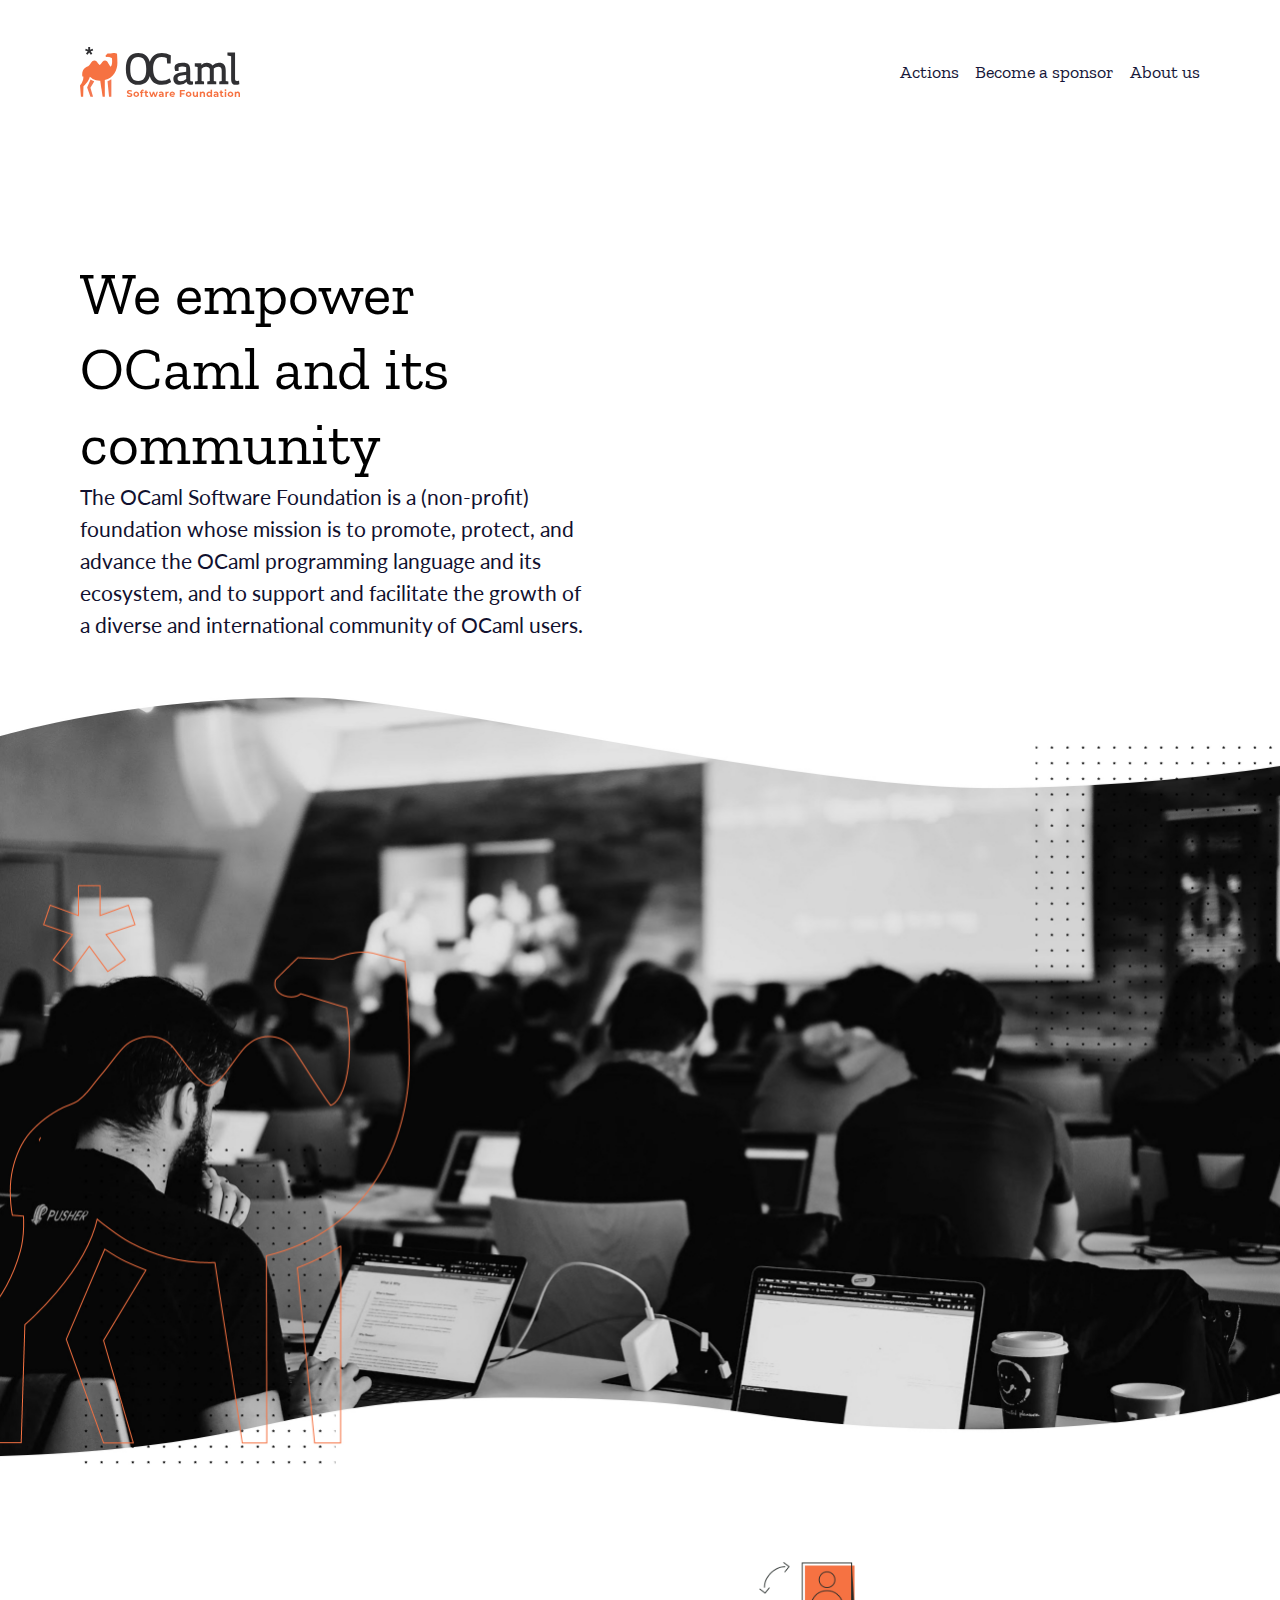
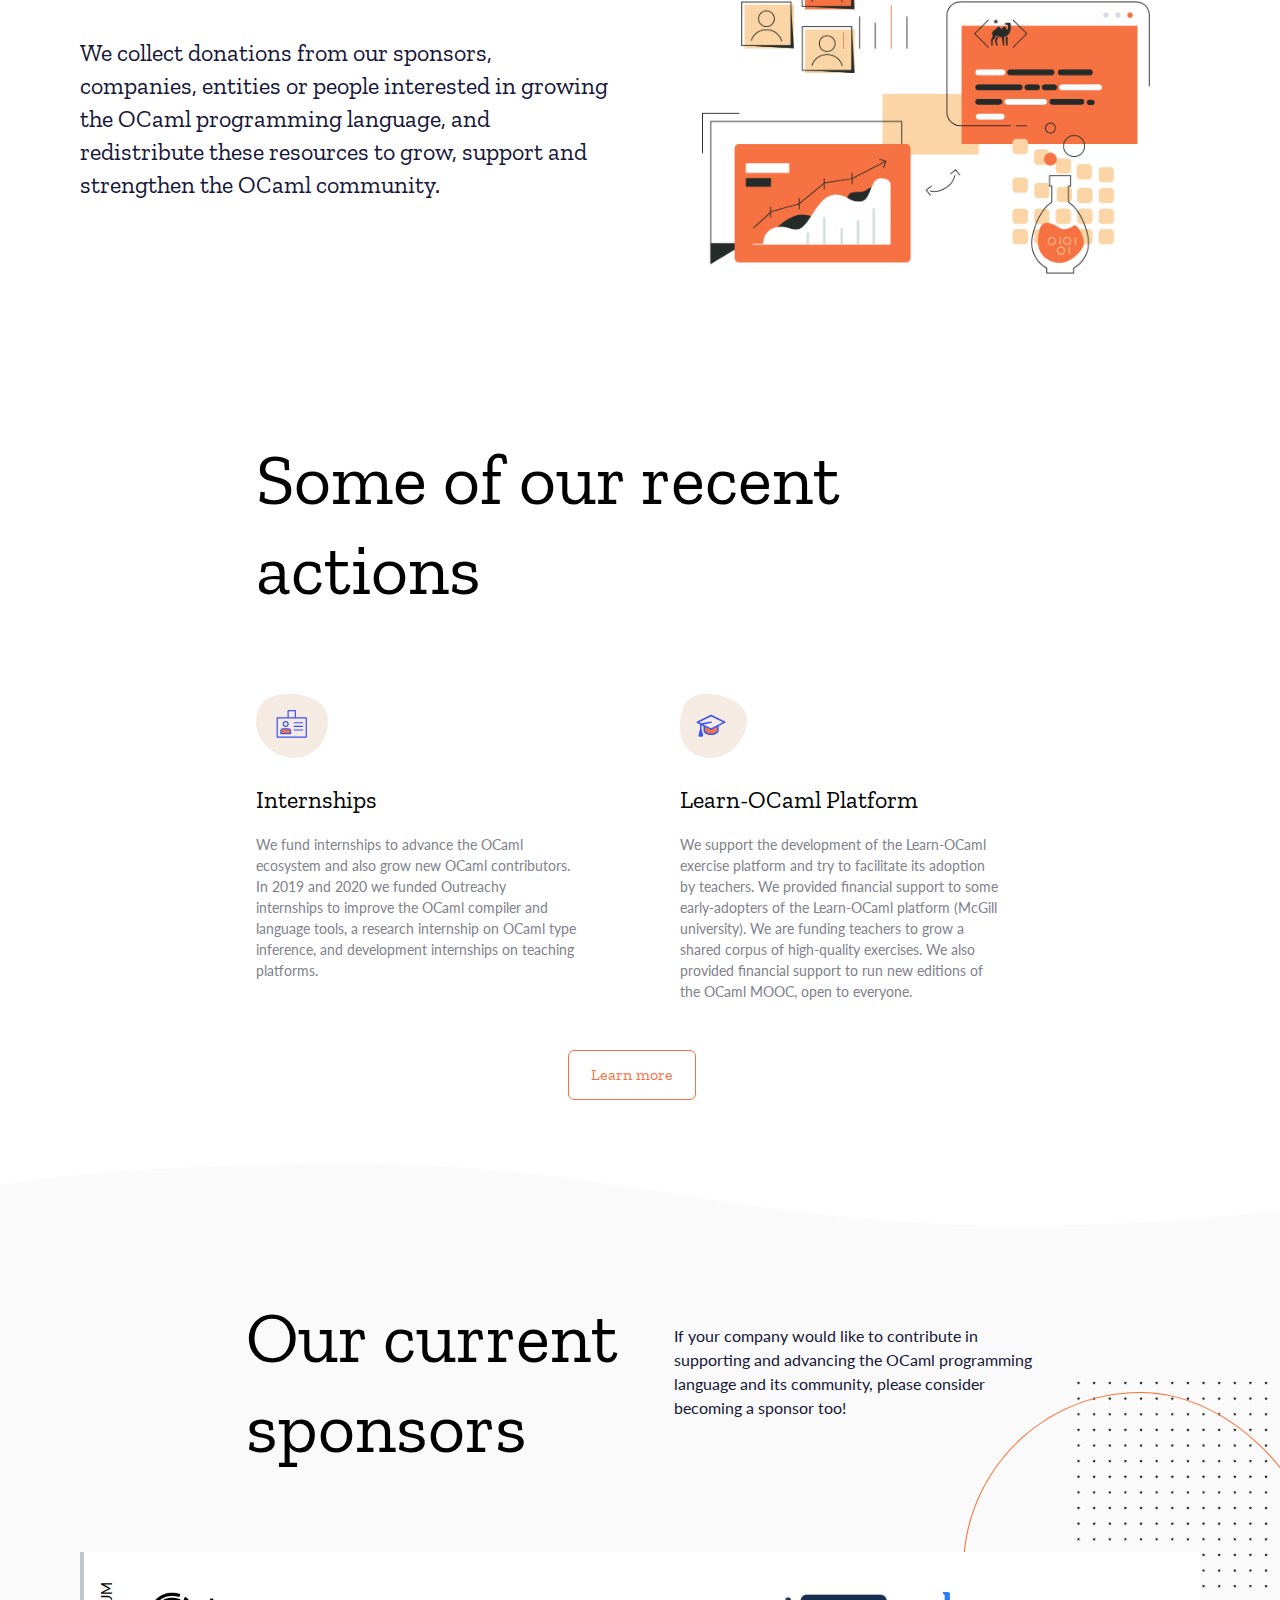
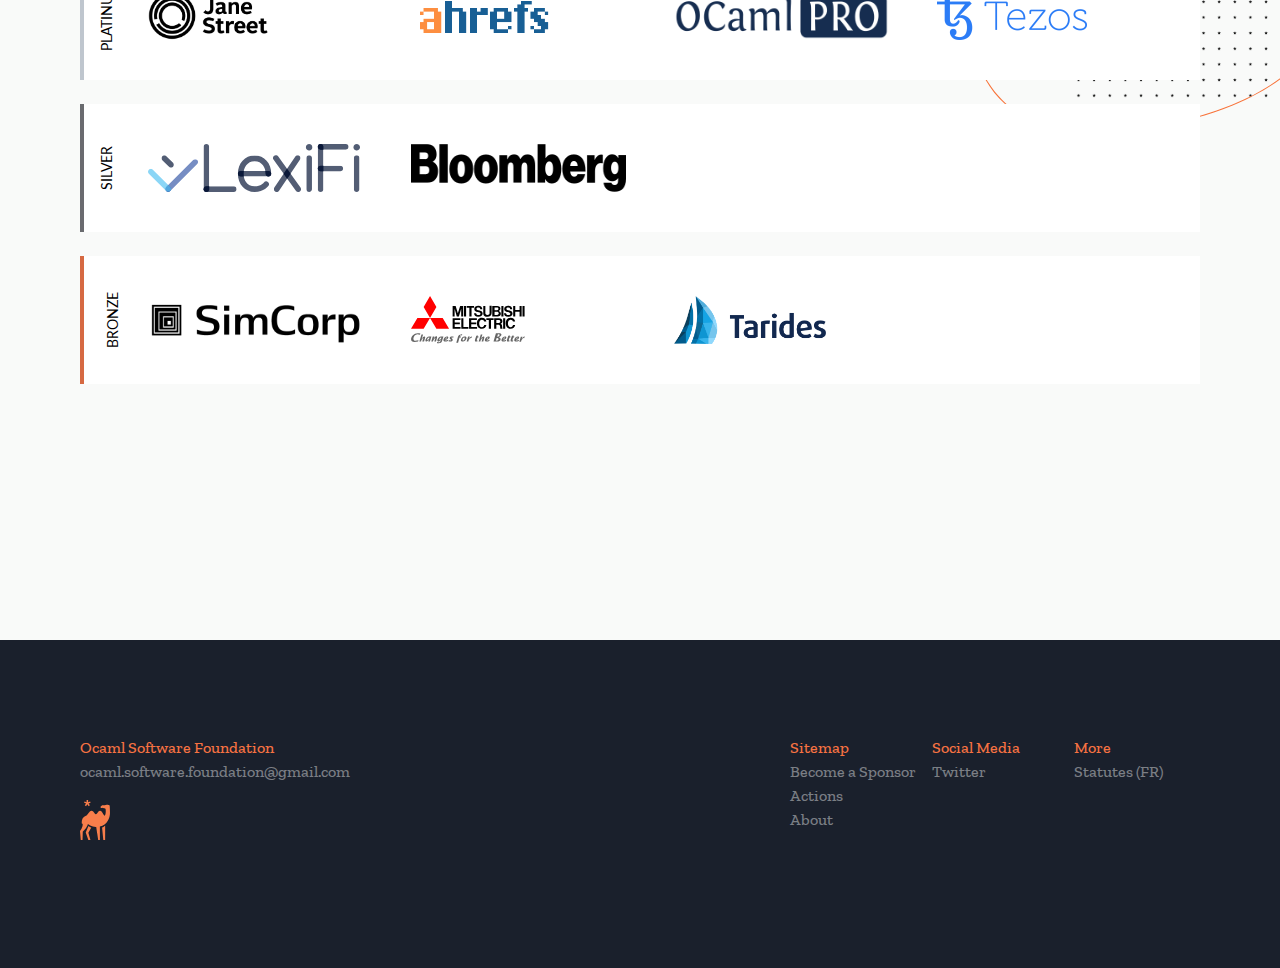
<file: index.html>
<!DOCTYPE html>
<html lang="en">
  <head>
    <link rel="stylesheet" type="text/css" href="/css/main.css" />
    <link
      href="https://fonts.googleapis.com/css?family=Lato|Zilla+Slab:400,400i,500&display=swap"
      rel="stylesheet"
    />
    <meta charset="UTF-8" />
    <meta
      name="viewport"
      content="width=device-width, initial-scale=1, minimum-scale=1, maximum-scale=1, minimal-ui"
    />

    <title>OCSF - Home</title>
  </head>

  <!--END OF HEAD ^-->
  <!--START OF BODY v-->

  <body>
    <div class="min-w-mobile overflow-hidden">
      <!--lg:col-start-2 lg:col-span-6
          md:col-start-1 md:col-span-4-->

      <div class="flex justify-center">
        <!-------------------------------------------------------------------------------->
        <!--Navigation-->
        <header
          class="pl-4 sm:px-4 pt-4 max-w-6xl h-32 w-full flex sm:justify-between items-center"
        >
          <div class="flex justify-center">
            <a href="/">
              <img
                class="hidden sm:block w-40"
                src="/assets/ocsf_logo.svg"
                alt="Logo OCaml Software Foundation"
              />
              <img
                class="sm:hidden w-8 mr-8"
                src="/assets/ocsf_logo_compact.svg"
                alt="Logo OCaml Software Foundation Small"
              />
            </a>
          </div>
          <nav
            class="text-18 font-serif flex flex-wrap whitespace-no-wrap text-night-light"
          >
            <a class="inline-block py-2" href="/actions">Actions</a>
            <a class="inline-block ml-4 py-2" href="/becoming-a-sponsor"
              >Become a sponsor</a
            >
            <a class="inline-block ml-4 py-2" href="/about-us">About us</a>
          </nav>
        </header>
      </div>

      <main class="mt-12 flex flex-col items-center">
        
<div class="px-4 max-w-6xl mt-20 w-full">
  <div class="flex flex-col mb-8 sm:flex-row sm:items-center">
    <div
      class="max-w-lg text-50 mb-4 sm:mb-0 sm:text-60 font-serif leading-tight font-normal"
    >
      We empower OCaml and its community
    </div>

    <div class="text-21 font-normal leading-8 max-w-lg text-night">
      The OCaml Software Foundation is a (non-profit) foundation whose mission
      is to promote, protect, and advance the OCaml programming language and its
      ecosystem, and to support and facilitate the growth of a diverse and
      international community of OCaml users.
    </div>
  </div>

  <div class="-mx-12 lg:-mx-56 pt-6 pb-24 flex justify-center">
    <img
      src="/assets/header_img@2x.jpg"
      style="max-width: 87.5rem"
      class="w-full h-half object-cover object-left md:object-center md:h-full"
      alt="people programming"
    />
  </div>

  <!-------------------------------------------------------------------------------->
  <!--Section 1: Introduction-->
  <div class="grid grid-cols-1 md:grid-cols-2 gap-6 row-gap-8">
    <div
      style="max-width: 33rem;"
      class="text-24 font-serif order-1 md:order-0 text-night-light font-normal leading-snug self-center"
    >
      We collect donations from our sponsors, companies, entities or people
      interested in growing the OCaml programming language, and redistribute
      these resources to grow, support and strengthen the OCaml community.
<!-- (no supporter program for now...)
      <div
        class="flex text-16 text-night border-t border-night-light pl-2 pt-3 mt-6 mr-20"
      >
        <img src="/assets/zap.svg" class="mr-4" />
        <a href="/supporter-program" class="w-48"
          >Learn more about our supporter program</a
        >
      </div>
-->
    </div>
    <div class="order-0 md:order-1 flex justify-center">
      <img
        class="w-2/3 h-full sm:h-full block sm:w-full max-w-md"
        src="/assets/illu_ocaml@2x.jpg"
        alt="illustration"
      />
    </div>
  </div>

  <!-------------------------------------------------------------------------------->
  <!--SECTION 3: Recent Actions-->
  <div class="flex justify-center">
    <section class="max-w-3xl w-full">
      <h1
        class="text-center sm:text-left mb-20 mt-40 text-50 sm:text-72 font-serif leading-tight"
      >
        Some of our recent actions
      </h1>

      <div class="grid grid-cols-1 md:grid-cols-2 gap-20">
        
      <div class="flex justify-center">
        <div
          class="text-center flex flex-col max-w-xs md:text-left md:block lg:mr-6 lg:text-left lg:max-w-full"
        >
          <img
            class="h-16 mb-6"
            src="/assets/ic_internships.svg"
            alt="Symbol image for Internships"
          />
          <div class="font-serif mb-4 text-24">Internships</div>
          <div class="text-14 text-ghost-light"> 
        We fund internships to advance the OCaml ecosystem and also grow new OCaml
        contributors. In 2019 and 2020 we funded Outreachy internships to improve
        the OCaml compiler and language tools, a research
        internship on OCaml type inference, and development internships on
        teaching platforms.
         </div>
        </div>
      </div>
      
        
        
      <div class="flex justify-center">
        <div
          class="text-center flex flex-col max-w-xs md:text-left md:block lg:mr-6 lg:text-left lg:max-w-full"
        >
          <img
            class="h-16 mb-6"
            src="/assets/ic_learn.svg"
            alt="Symbol image for Learn-OCaml Platform"
          />
          <div class="font-serif mb-4 text-24">Learn-OCaml Platform</div>
          <div class="text-14 text-ghost-light"> 
        We support the development of the Learn-OCaml
        exercise platform and try to facilitate its adoption by teachers. We
        provided financial support to some early-adopters of the Learn-OCaml
        platform (McGill university). We are funding teachers to grow a shared
        corpus of high-quality exercises. We also provided financial support to
        run new editions of the OCaml MOOC, open to everyone.
         </div>
        </div>
      </div>
      
      </div>
      <div class="flex justify-center mt-2 mt-12 mr-4">
        <a href="/actions">
          <button class="btn-main">Learn more</button>
        </a>
      </div>
    </section>
  </div>
</div>

<!--SECTION 4: Our current sponsors-->

<div class="-mx-4 mt-16 w-full flex flex-col">
  <div class="w-full" style="background-image: url('/assets/wave.svg')" />
  <div class="w-full bg-ghost flex flex-col items-center mt-16 pb-56">
    <div style="max-width: 70rem" class="relative w-full bg-ghost mt-16 pb-8" id="sponsors">
      <div class="px-4 max-w-6xl flex flex-col md:flex-row justify-center">
        <div
          style="max-width: 24.3rem"
          class="font-serif text-center sm:text-left text-50 sm:text-72 leading-tight"
        >
          Our current sponsors
        </div>

        <p
          style="max-width: 25rem"
          class="text-16 pt-8 md:pl-10 text-night-light"
        >
          If your company would like to contribute in supporting and advancing
          the OCaml programming language and its community, please consider
          <a href="/becoming-a-sponsor">becoming a sponsor</a> too!
        </p>
      </div>
      <img
        class="absolute right-0 -mr-32 mt-2 sm:-mt-24"
        src="/assets/pattern1.svg"
      />
      <img
        class="absolute right-0 -mr-32 mt-2 sm:-mt-20"
        src="/assets/pattern2.svg"
      />

      <div class="relative z-10 mt-20 grid grid-rows-3 row-gap-6">
        <div class="bg-white h-32 border-l-4 border-platinum">
          <div class="h-full relative flex items-center">
            <div
              style="top: 50% "
              class="text-14 absolute transform -translate-x-3 uppercase -translate-y-1/2 text-center -rotate-90"
            >
              Platinum
            </div>
            <div
              class="pl-16 pr-12 grid grid-cols-2 md:grid-cols-4 gap-4 md:gap-12 items-center"
            >
              
      <a href="https://janestreet.com" rel="noopener" target="_blank">
        
                
      <img
        class="w-auto h-8 sm:h-12"
        src="/assets/sponsors/logo-janestreet.png"
      />
      
              
      </a>
      

              
      <a href="https://ahrefs.com" rel="noopener" target="_blank">
        
                
      <img
        class="w-auto h-8 sm:h-12"
        src="/assets/sponsors/logo-ahrefs.png"
      />
      
              
      </a>
      

              
      <a href="https://ocamlpro.com" rel="noopener" target="_blank">
        
                
      <img
        class="w-auto h-8 sm:h-12"
        src="/assets/sponsors/logo-ocamlpro.png"
      />
      
              
      </a>
      

              
      <a href="https://tezos.com" rel="noopener" target="_blank">
        
                
      <img
        class="w-auto h-8 sm:h-12"
        src="/assets/sponsors/logo-tezos.png"
      />
      
              
      </a>
      
            </div>
          </div>
        </div>
        <div class="bg-white h-32 border-l-4 border-stone">
          <div class="h-full relative flex items-center">
            <div
              style="top: 50% "
              class="text-14 absolute transform -translate-y-1/2 uppercase text-center -rotate-90"
            >
              Silver
            </div>
            <div
              class="pl-16 pr-12 grid grid-cols-2 md:grid-cols-4 gap-4 md:gap-12 items-center"
            >
              
      <a href="https://lexifi.com" rel="noopener" target="_blank">
        
                
      <img
        class="w-auto h-8 sm:h-12"
        src="/assets/sponsors/logo-lexifi.svg"
      />
      
              
      </a>
      

              
      <a href="https://bloomberg.com" rel="noopener" target="_blank">
        
                
      <img
        class="w-auto h-8 sm:h-12"
        src="/assets/sponsors/logo-bloomberg.png"
      />
      
              
      </a>
      
            </div>
          </div>
        </div>
        <div class="bg-white h-32 border-l-4 border-bronze">
          <div class="h-full relative flex items-center">
            <div
              style="top: 50% "
              class="text-14 absolute transform -translate-y-1/2 uppercase text-center -rotate-90"
            >
              Bronze
            </div>
            <div
              class="pl-16 pr-12 grid grid-cols-2 md:grid-cols-4 gap-4 md:gap-12 items-center"
            >
              
      <a href="https://simcorp.com" rel="noopener" target="_blank">
        
                
      <img
        class="w-auto h-8 sm:h-12"
        src="/assets/sponsors/logo-simcorp.png"
      />
      
              
      </a>
      

              
      <a href="https://www.mitsubishielectric-rce.eu/" rel="noopener" target="_blank">
        
                
      <img
        class="w-auto h-8 sm:h-12"
        src="/assets/sponsors/logo-mitsubishi-rce.svg"
      />
      
              
      </a>
      

              
      <a href="https://tarides.com" rel="noopener" target="_blank">
        
                
      <img
        class="w-auto h-8 sm:h-12"
        src="/assets/sponsors/logo-tarides.png"
      />
      
              
      </a>
      
            </div>
          </div>
        </div>
      </div>
    </div>
  </div>
</div>

      </main>

      <!--FOOTER IN A GRID-->

      <footer
        class="px-4 flex sm:justify-center bg-gray-900 font-serif font-medium text-16 text-white pt-24 pb-32"
      >
        <div class="max-w-6xl grid grid-cols-2 sm:grid-cols-8 gap-4 row-gap-6">
          <div class="sm:col-span-3 ">
            <div class="text-camel">Ocaml Software Foundation</div>
            <ul class="text-ghost-44">
              <li>ocaml.software.foundation@gmail.com</li>
              <li>
                <img
                  class="pt-4"
                  src="/assets/ocsf_logo_compact.svg"
                  alt="Logo OCaml Software Foundation Small"
                />
              </li>
            </ul>
          </div>

          <div class="sm:col-start-6">
            <div class="text-camel">Sitemap</div>
            <ul class="text-ghost-44">
              <li><a href="/becoming-a-sponsor">Become a Sponsor</a></li>
              <li><a href="/actions">Actions</a></li>
              <li><a href="/about-us">About</a></li>
            </ul>
          </div>

          <div>
            <div class="text-camel">Social Media</div>
            <ul class="text-ghost-44">
              <li>
                <a
                  href="https://twitter.com/OCamlFoundation"
                  target="_blank"
                  rel="noopener noreferrer"
                >
                  Twitter</a
                >
              </li>
            </ul>
          </div>

          <div>
            <div class="text-camel">More</div>
            <ul class="text-ghost-44">
              <li><a href="/assets/pdfs/RI-OCaml.pdf" target="_blank">Statutes (FR)</a></li>
<!-- the INRIA foundation doesn't have an English-speaking website as of now (October 2020)
              <li>
                <a
                  href="https://www.inria.fr/"
                  target="_blank"
                  rel="noopener noreferrer"
                  >Inria Foundation</a
                >
              </li>
-->
            </ul>
          </div>
        </div>
      </footer>
    </div>
  </body>
</html>
</file>
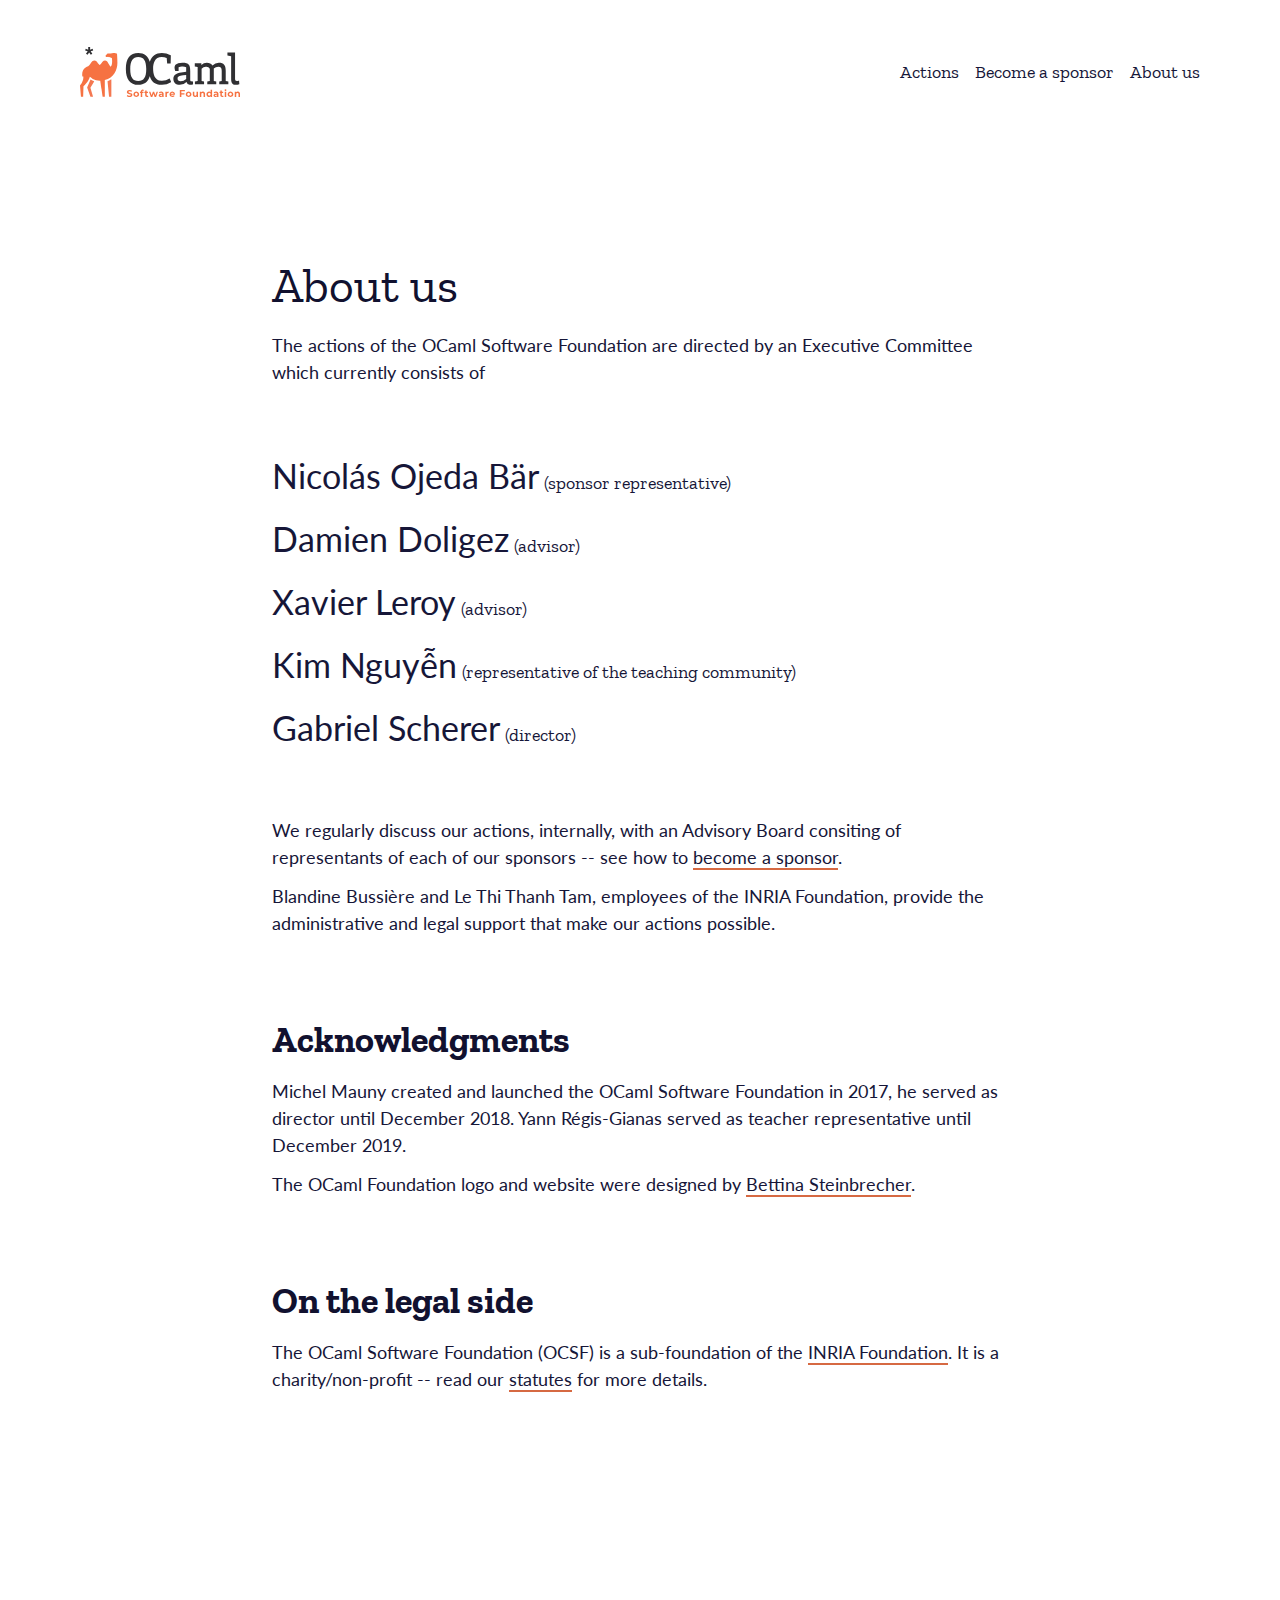
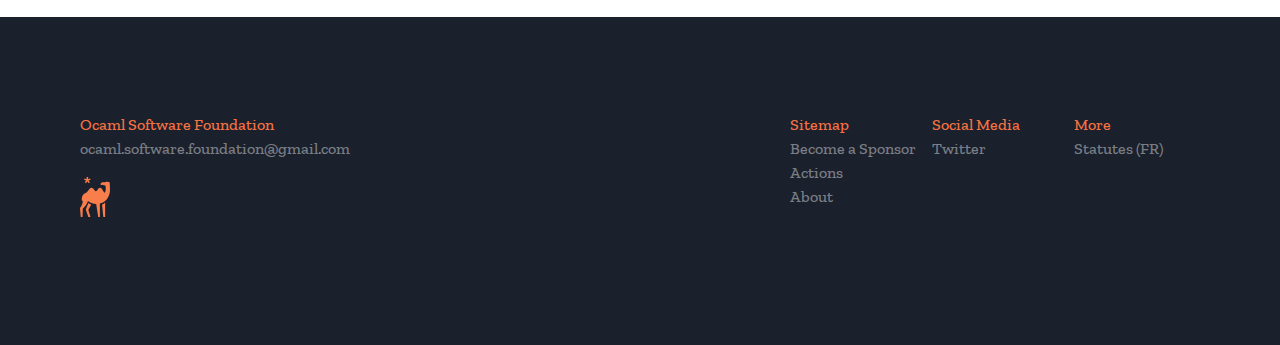
<file: about-us/index.html>
<!DOCTYPE html>
<html lang="en">
  <head>
    <link rel="stylesheet" type="text/css" href="/css/main.css" />
    <link
      href="https://fonts.googleapis.com/css?family=Lato|Zilla+Slab:400,400i,500&display=swap"
      rel="stylesheet"
    />
    <meta charset="UTF-8" />
    <meta
      name="viewport"
      content="width=device-width, initial-scale=1, minimum-scale=1, maximum-scale=1, minimal-ui"
    />

    <title>OCSF - About us</title>
  </head>

  <!--END OF HEAD ^-->
  <!--START OF BODY v-->

  <body>
    <div class="min-w-mobile overflow-hidden">
      <!--lg:col-start-2 lg:col-span-6
          md:col-start-1 md:col-span-4-->

      <div class="flex justify-center">
        <!-------------------------------------------------------------------------------->
        <!--Navigation-->
        <header
          class="pl-4 sm:px-4 pt-4 max-w-6xl h-32 w-full flex sm:justify-between items-center"
        >
          <div class="flex justify-center">
            <a href="/">
              <img
                class="hidden sm:block w-40"
                src="/assets/ocsf_logo.svg"
                alt="Logo OCaml Software Foundation"
              />
              <img
                class="sm:hidden w-8 mr-8"
                src="/assets/ocsf_logo_compact.svg"
                alt="Logo OCaml Software Foundation Small"
              />
            </a>
          </div>
          <nav
            class="text-18 font-serif flex flex-wrap whitespace-no-wrap text-night-light"
          >
            <a class="inline-block py-2" href="/actions">Actions</a>
            <a class="inline-block ml-4 py-2" href="/becoming-a-sponsor"
              >Become a sponsor</a
            >
            <a class="inline-block ml-4 py-2" href="/about-us">About us</a>
          </nav>
        </header>
      </div>

      <main class="mt-12 flex flex-col items-center">
        <div class="md font-sans text-night-light pb-56 text-18 px-4 max-w-3xl mt-20 w-full">
  <h1 class="md-h1">About us</h1>
<p class="md-p">The actions of the OCaml Software Foundation are directed by an
Executive Committee which currently consists of</p>
<div class="my-16">
<p class="md-p"><a class="text-34" href="https://nojb.github.io/">Nicolás Ojeda Bär</a>
<span class="font-serif">(sponsor representative)</span> <br/></p>
<p class="md-p"><a class="text-34" href="http://pauillac.inria.fr/~doligez/">Damien Doligez</a>
<span class="font-serif">(advisor)</span> <br/></p>
<p class="md-p"><a class="text-34" href="https://xavierleroy.org/">Xavier Leroy</a>
<span class="font-serif">(advisor)</span> <br/></p>
<p class="md-p"><a class="text-34" href="https://www.lri.fr/~kn/">Kim Nguyễn</a>
<span class="font-serif">(representative of the teaching community)</span> <br/></p>
<p class="md-p"><a class="text-34" href="http://gasche.info/">Gabriel Scherer</a>
<span class="font-serif">(director)</span> <br/></p>
</div>
<p class="md-p">We regularly discuss our actions, internally, with an Advisory Board
consiting of representants of each of our sponsors -- see how to
<a href="/becoming-a-sponsor" class="md-a">become a sponsor</a>.</p>
<p class="md-p">Blandine Bussière and Le Thi Thanh Tam, employees of the INRIA
Foundation, provide the administrative and legal support that make our
actions possible.</p>
<h2 class="md-h2">Acknowledgments</h2>
<p class="md-p">Michel Mauny created and launched the OCaml Software Foundation in
2017, he served as director until December 2018.
Yann Régis-Gianas served as teacher representative until December 2019.</p>
<p class="md-p">The OCaml Foundation logo and website were designed by <a href="https://bettystein.com" class="md-a">Bettina
Steinbrecher</a>.</p>
<h2 class="md-h2">On the legal side</h2>
<p class="md-p">The OCaml Software Foundation (OCSF) is a sub-foundation of
the <a href="https://www.inria.fr/" class="md-a">INRIA Foundation</a>. It is a charity/non-profit -- read our
<a href="/assets/pdfs/RI-OCaml.pdf" class="md-a">statutes</a> for more details.</p>

</div>

      </main>

      <!--FOOTER IN A GRID-->

      <footer
        class="px-4 flex sm:justify-center bg-gray-900 font-serif font-medium text-16 text-white pt-24 pb-32"
      >
        <div class="max-w-6xl grid grid-cols-2 sm:grid-cols-8 gap-4 row-gap-6">
          <div class="sm:col-span-3 ">
            <div class="text-camel">Ocaml Software Foundation</div>
            <ul class="text-ghost-44">
              <li>ocaml.software.foundation@gmail.com</li>
              <li>
                <img
                  class="pt-4"
                  src="/assets/ocsf_logo_compact.svg"
                  alt="Logo OCaml Software Foundation Small"
                />
              </li>
            </ul>
          </div>

          <div class="sm:col-start-6">
            <div class="text-camel">Sitemap</div>
            <ul class="text-ghost-44">
              <li><a href="/becoming-a-sponsor">Become a Sponsor</a></li>
              <li><a href="/actions">Actions</a></li>
              <li><a href="/about-us">About</a></li>
            </ul>
          </div>

          <div>
            <div class="text-camel">Social Media</div>
            <ul class="text-ghost-44">
              <li>
                <a
                  href="https://twitter.com/OCamlFoundation"
                  target="_blank"
                  rel="noopener noreferrer"
                >
                  Twitter</a
                >
              </li>
            </ul>
          </div>

          <div>
            <div class="text-camel">More</div>
            <ul class="text-ghost-44">
              <li><a href="/assets/pdfs/RI-OCaml.pdf" target="_blank">Statutes (FR)</a></li>
<!-- the INRIA foundation doesn't have an English-speaking website as of now (October 2020)
              <li>
                <a
                  href="https://www.inria.fr/"
                  target="_blank"
                  rel="noopener noreferrer"
                  >Inria Foundation</a
                >
              </li>
-->
            </ul>
          </div>
        </div>
      </footer>
    </div>
  </body>
</html>
</file>
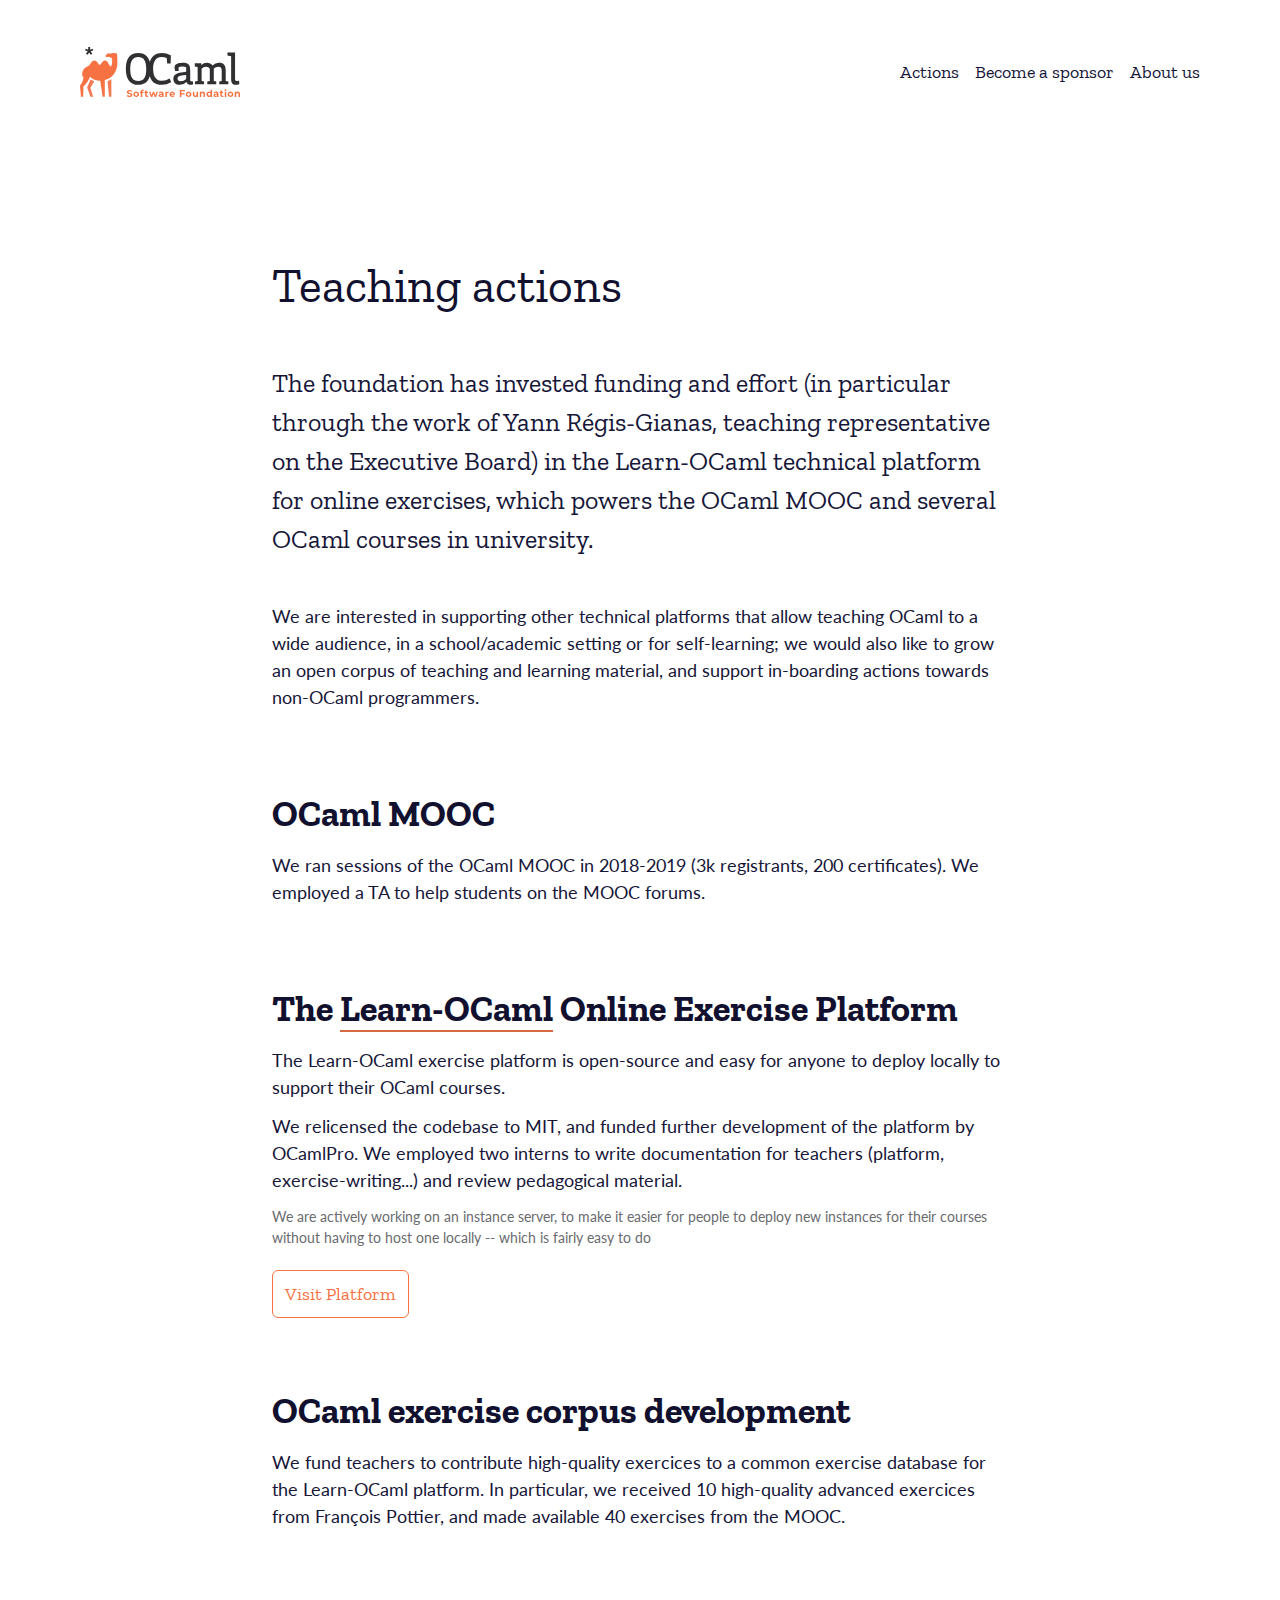
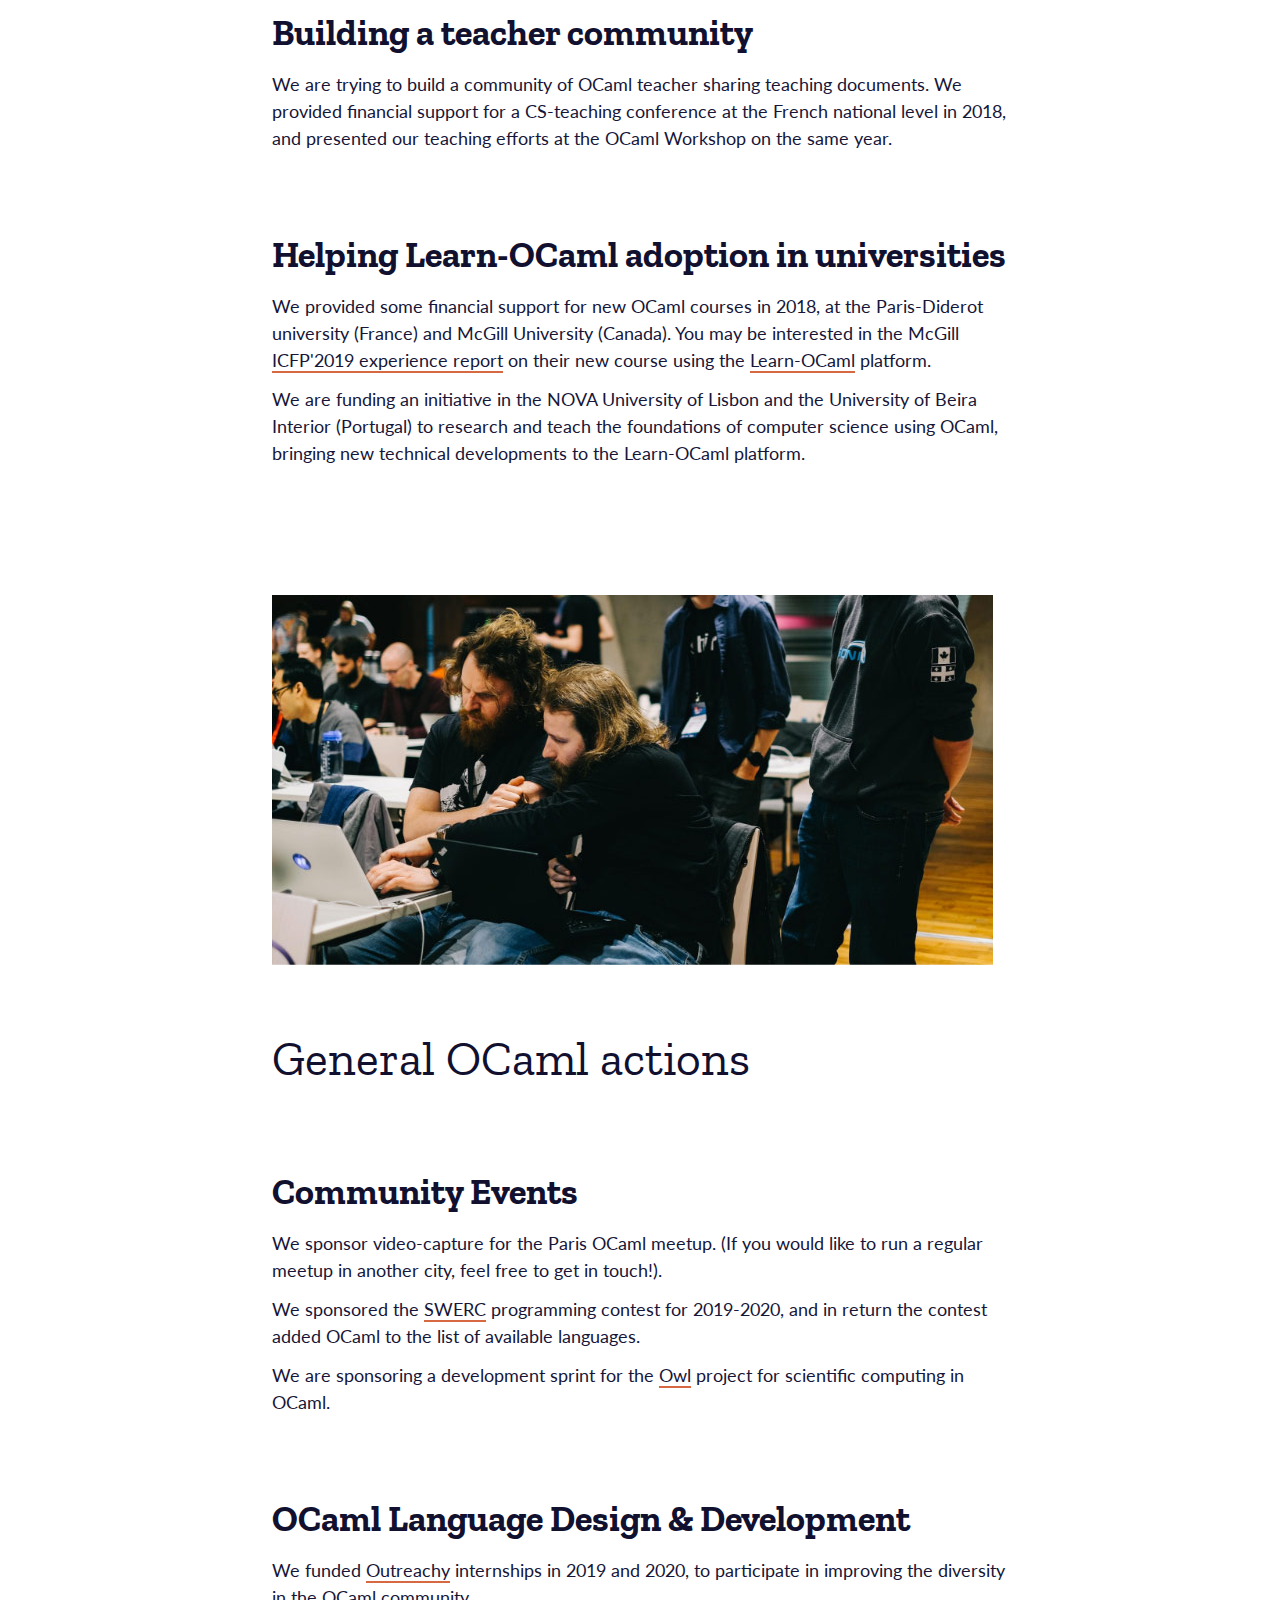
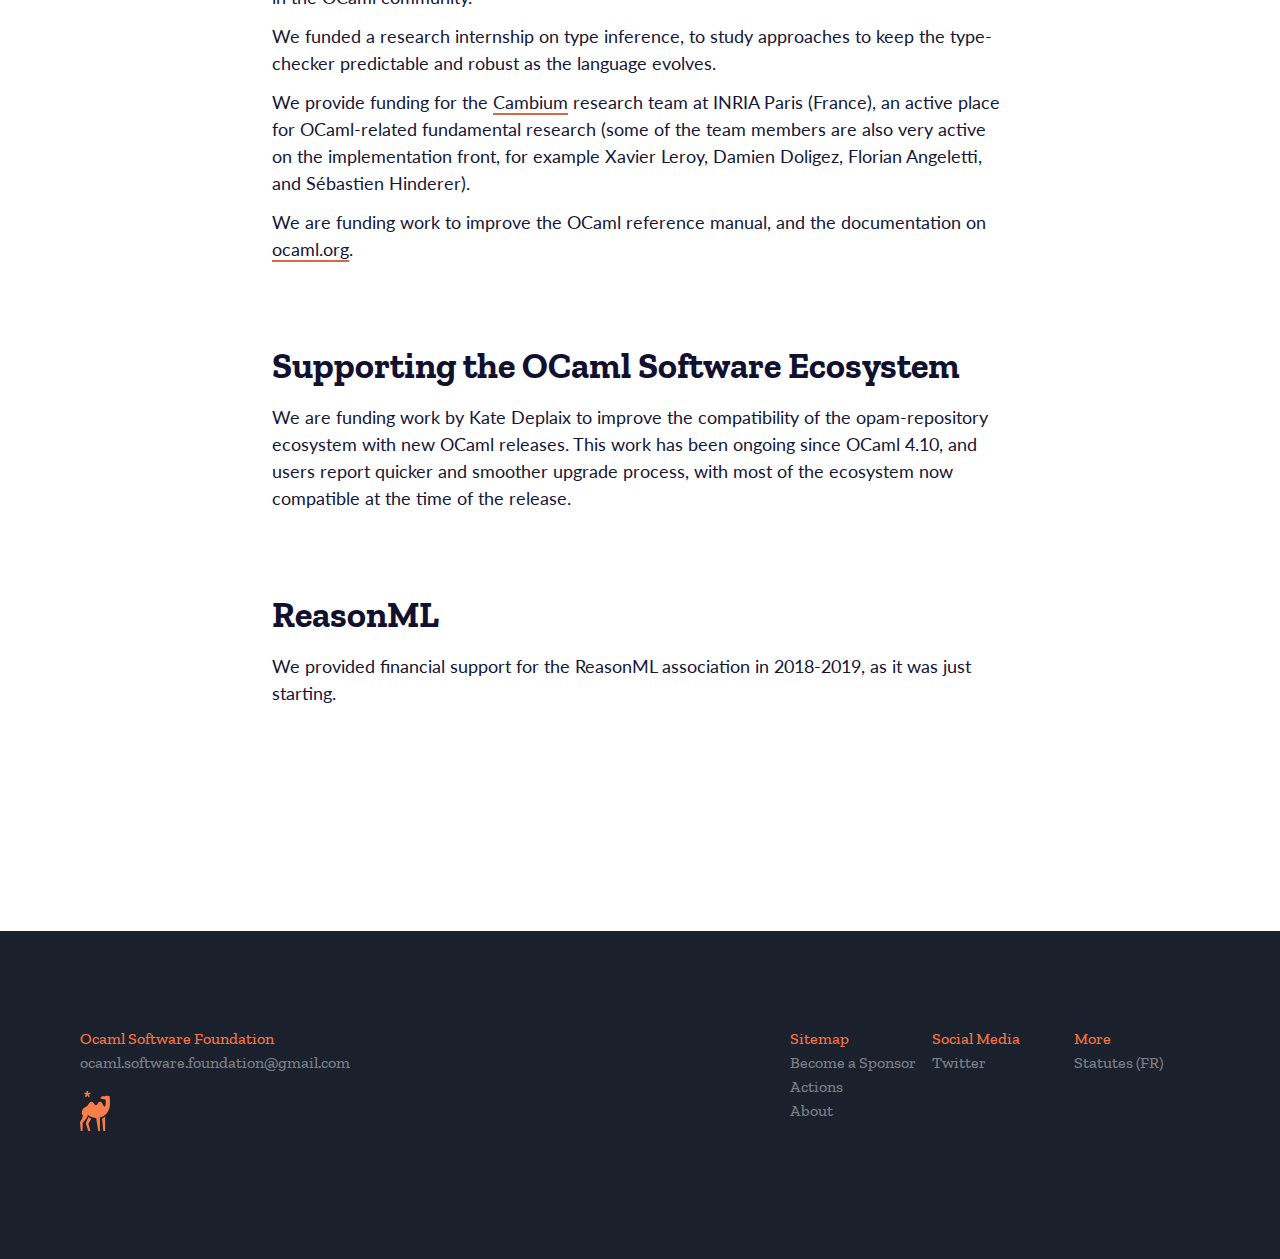
<file: actions/index.html>
<!DOCTYPE html>
<html lang="en">
  <head>
    <link rel="stylesheet" type="text/css" href="/css/main.css" />
    <link
      href="https://fonts.googleapis.com/css?family=Lato|Zilla+Slab:400,400i,500&display=swap"
      rel="stylesheet"
    />
    <meta charset="UTF-8" />
    <meta
      name="viewport"
      content="width=device-width, initial-scale=1, minimum-scale=1, maximum-scale=1, minimal-ui"
    />

    <title>OCSF - Our Actions</title>
  </head>

  <!--END OF HEAD ^-->
  <!--START OF BODY v-->

  <body>
    <div class="min-w-mobile overflow-hidden">
      <!--lg:col-start-2 lg:col-span-6
          md:col-start-1 md:col-span-4-->

      <div class="flex justify-center">
        <!-------------------------------------------------------------------------------->
        <!--Navigation-->
        <header
          class="pl-4 sm:px-4 pt-4 max-w-6xl h-32 w-full flex sm:justify-between items-center"
        >
          <div class="flex justify-center">
            <a href="/">
              <img
                class="hidden sm:block w-40"
                src="/assets/ocsf_logo.svg"
                alt="Logo OCaml Software Foundation"
              />
              <img
                class="sm:hidden w-8 mr-8"
                src="/assets/ocsf_logo_compact.svg"
                alt="Logo OCaml Software Foundation Small"
              />
            </a>
          </div>
          <nav
            class="text-18 font-serif flex flex-wrap whitespace-no-wrap text-night-light"
          >
            <a class="inline-block py-2" href="/actions">Actions</a>
            <a class="inline-block ml-4 py-2" href="/becoming-a-sponsor"
              >Become a sponsor</a
            >
            <a class="inline-block ml-4 py-2" href="/about-us">About us</a>
          </nav>
        </header>
      </div>

      <main class="mt-12 flex flex-col items-center">
        <div class="md font-sans text-night-light pb-56 text-18 px-4 max-w-3xl mt-20 w-full">
  <h1 class="md-h1">Teaching actions</h1>
<p class="md-p intro">The foundation has invested funding and effort (in particular through
the work of Yann Régis-Gianas, teaching representative on the
Executive Board) in the Learn-OCaml technical platform for online
exercises, which powers the OCaml MOOC and several OCaml courses in
university.</p>
<p class="md-p">We are interested in supporting other technical platforms that allow
teaching OCaml to a wide audience, in a school/academic setting or for
self-learning; we would also like to grow an open corpus of teaching
and learning material, and support in-boarding actions towards
non-OCaml programmers.</p>
<h2 class="md-h2">OCaml MOOC</h2>
<p class="md-p">We ran sessions of the OCaml MOOC in 2018-2019 (3k registrants, 200
certificates). We employed a TA to help students on the MOOC forums.</p>
<h2 class="md-h2">The <a href="/learn-ocaml" class="md-a">Learn-OCaml</a> Online Exercise Platform</h2>
<p class="md-p">The Learn-OCaml exercise platform is open-source and easy for anyone to deploy
locally to support their OCaml courses.</p>
<p class="md-p">We relicensed the codebase to MIT, and funded further development of
the platform by OCamlPro. We employed two interns to write
documentation for teachers (platform, exercise-writing...) and
review pedagogical material.</p>
<p class="md-p silent">We are actively working on an instance server, to make it easier for
people to deploy new instances for their courses without having to
host one locally -- which is fairly easy to do</p>
<div class="mt-8">
<a href="https://github.com/ocaml-sf/learn-ocaml" class="btn-main">
<button>Visit Platform</button>
</a>
</div>
<h2 class="md-h2">OCaml exercise corpus development</h2>
<p class="md-p">We fund teachers to contribute high-quality exercices to a common
exercise database for the Learn-OCaml platform. In particular, we
received 10 high-quality advanced exercices from François Pottier,
and made available 40 exercises from the MOOC.</p>
<!--
<div class="my-4 -mx-4 sm:-mx-56 flex justify-center">

  ![OCamler learning](/assets/reconf19-1.jpg){.object-cover}

</div>
-->
<h2 class="md-h2">Building a teacher community</h2>
<p class="md-p">We are trying to build a community of OCaml teacher sharing teaching
documents. We provided financial support for a CS-teaching
conference at the French national level in 2018, and presented our
teaching efforts at the OCaml Workshop on the same year.</p>
<h2 class="md-h2">Helping Learn-OCaml adoption in universities</h2>
<p class="md-p">We provided some financial support for new OCaml courses in 2018, at
the Paris-Diderot university (France) and McGill University
(Canada). You may be interested in the McGill <a href="https://www.cs.mcgill.ca/~bpientka/papers/learn-ocaml-icfp19" class="md-a">ICFP'2019 experience
report</a>
on their new course using the <a href="/learn-ocaml" class="md-a">Learn-OCaml</a> platform.</p>
<p class="md-p">We are funding an initiative in the NOVA University of Lisbon and
the University of Beira Interior (Portugal) to research and teach
the foundations of computer science using OCaml, bringing new
technical developments to the Learn-OCaml platform.</p>
<hr/>
<div class="-mx-4 sm:mx-0">
<p class="md-p"><img src="/assets/reconf19-2.jpg" alt="OCamlers coding" class="md-img"></p>
</div>
<h1 class="md-h1">General OCaml actions</h1>
<h2 class="md-h2">Community Events</h2>
<p class="md-p">We sponsor video-capture for the Paris OCaml meetup. (If you would
like to run a regular meetup in another city, feel free to get in
touch!).</p>
<p class="md-p">We sponsored the <a href="https://swerc.eu/2019/about/" class="md-a">SWERC</a> programming
contest for 2019-2020, and in return the contest added OCaml to the
list of available languages.</p>
<p class="md-p">We are sponsoring a development sprint for the
<a href="https://github.com/owlbarn" class="md-a">Owl</a> project for scientific computing in
OCaml.</p>
<h2 class="md-h2">OCaml Language Design &amp; Development</h2>
<p class="md-p">We funded <a href="https://www.outreachy.org/" class="md-a">Outreachy</a> internships in 2019
and 2020, to participate in improving the diversity in the OCaml
community.</p>
<p class="md-p">We funded a research internship on type inference, to study
approaches to keep the type-checker predictable and robust as the
language evolves.</p>
<p class="md-p">We provide funding for the <a href="http://cambium.inria.fr/" class="md-a">Cambium</a> research
team at INRIA Paris (France), an active place for OCaml-related fundamental
research (some of the team members are also very active on the implementation
front, for example Xavier Leroy, Damien Doligez, Florian Angeletti, and
Sébastien Hinderer).</p>
<p class="md-p">We are funding work to improve the OCaml reference manual, and the
documentation on <a href="ocaml.org" class="md-a">ocaml.org</a>.</p>
<h2 class="md-h2">Supporting the OCaml Software Ecosystem</h2>
<p class="md-p">We are funding work by Kate Deplaix to improve the compatibility of
the opam-repository ecosystem with new OCaml releases. This work has
been ongoing since OCaml 4.10, and users report quicker and smoother
upgrade process, with most of the ecosystem now compatible at the time
of the release.</p>
<h2 class="md-h2">ReasonML</h2>
<p class="md-p">We provided financial support for the ReasonML association in
2018-2019, as it was just starting.</p>

</div>

      </main>

      <!--FOOTER IN A GRID-->

      <footer
        class="px-4 flex sm:justify-center bg-gray-900 font-serif font-medium text-16 text-white pt-24 pb-32"
      >
        <div class="max-w-6xl grid grid-cols-2 sm:grid-cols-8 gap-4 row-gap-6">
          <div class="sm:col-span-3 ">
            <div class="text-camel">Ocaml Software Foundation</div>
            <ul class="text-ghost-44">
              <li>ocaml.software.foundation@gmail.com</li>
              <li>
                <img
                  class="pt-4"
                  src="/assets/ocsf_logo_compact.svg"
                  alt="Logo OCaml Software Foundation Small"
                />
              </li>
            </ul>
          </div>

          <div class="sm:col-start-6">
            <div class="text-camel">Sitemap</div>
            <ul class="text-ghost-44">
              <li><a href="/becoming-a-sponsor">Become a Sponsor</a></li>
              <li><a href="/actions">Actions</a></li>
              <li><a href="/about-us">About</a></li>
            </ul>
          </div>

          <div>
            <div class="text-camel">Social Media</div>
            <ul class="text-ghost-44">
              <li>
                <a
                  href="https://twitter.com/OCamlFoundation"
                  target="_blank"
                  rel="noopener noreferrer"
                >
                  Twitter</a
                >
              </li>
            </ul>
          </div>

          <div>
            <div class="text-camel">More</div>
            <ul class="text-ghost-44">
              <li><a href="/assets/pdfs/RI-OCaml.pdf" target="_blank">Statutes (FR)</a></li>
<!-- the INRIA foundation doesn't have an English-speaking website as of now (October 2020)
              <li>
                <a
                  href="https://www.inria.fr/"
                  target="_blank"
                  rel="noopener noreferrer"
                  >Inria Foundation</a
                >
              </li>
-->
            </ul>
          </div>
        </div>
      </footer>
    </div>
  </body>
</html>
</file>
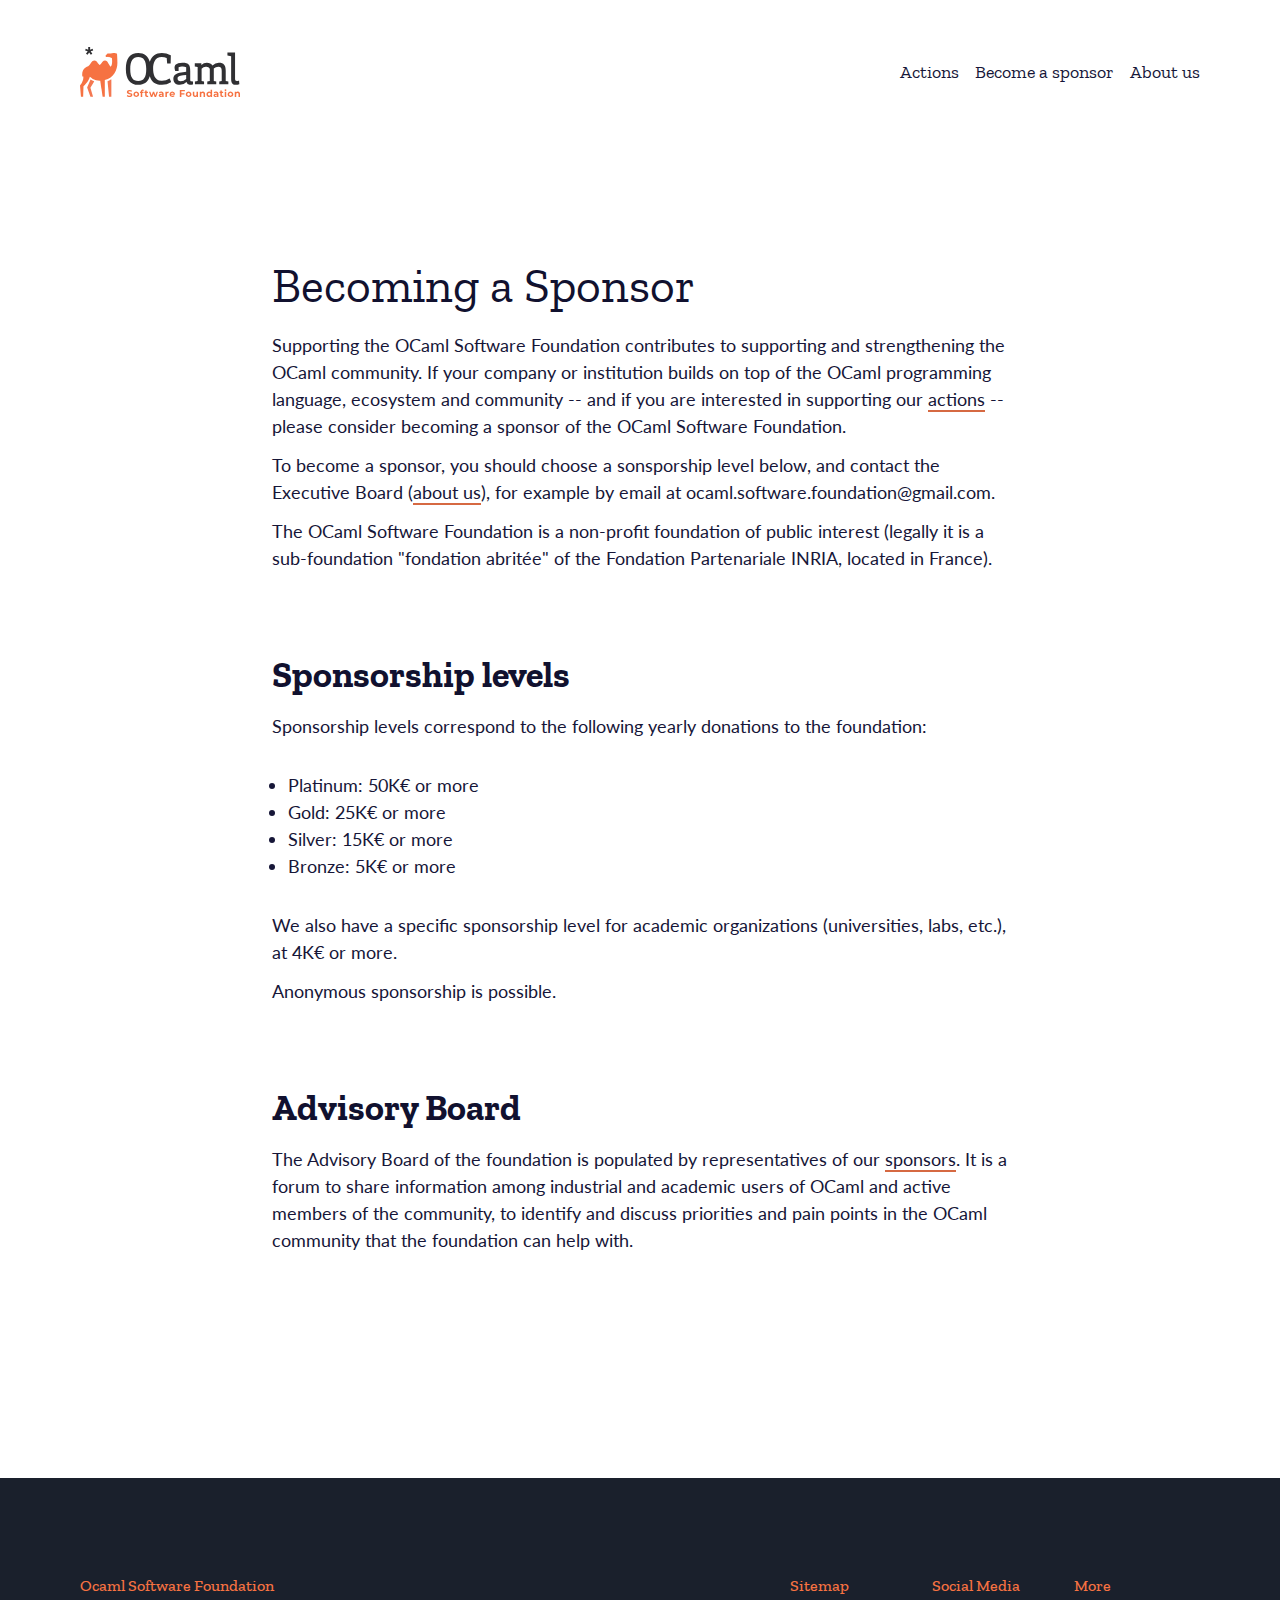
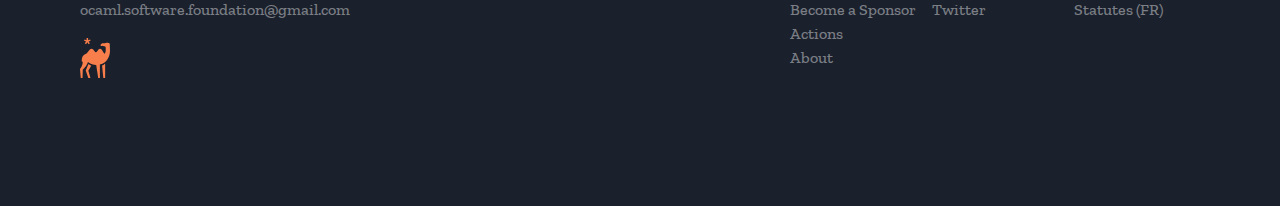
<file: becoming-a-sponsor/index.html>
<!DOCTYPE html>
<html lang="en">
  <head>
    <link rel="stylesheet" type="text/css" href="/css/main.css" />
    <link
      href="https://fonts.googleapis.com/css?family=Lato|Zilla+Slab:400,400i,500&display=swap"
      rel="stylesheet"
    />
    <meta charset="UTF-8" />
    <meta
      name="viewport"
      content="width=device-width, initial-scale=1, minimum-scale=1, maximum-scale=1, minimal-ui"
    />

    <title>OCSF - Becoming a Sponsor</title>
  </head>

  <!--END OF HEAD ^-->
  <!--START OF BODY v-->

  <body>
    <div class="min-w-mobile overflow-hidden">
      <!--lg:col-start-2 lg:col-span-6
          md:col-start-1 md:col-span-4-->

      <div class="flex justify-center">
        <!-------------------------------------------------------------------------------->
        <!--Navigation-->
        <header
          class="pl-4 sm:px-4 pt-4 max-w-6xl h-32 w-full flex sm:justify-between items-center"
        >
          <div class="flex justify-center">
            <a href="/">
              <img
                class="hidden sm:block w-40"
                src="/assets/ocsf_logo.svg"
                alt="Logo OCaml Software Foundation"
              />
              <img
                class="sm:hidden w-8 mr-8"
                src="/assets/ocsf_logo_compact.svg"
                alt="Logo OCaml Software Foundation Small"
              />
            </a>
          </div>
          <nav
            class="text-18 font-serif flex flex-wrap whitespace-no-wrap text-night-light"
          >
            <a class="inline-block py-2" href="/actions">Actions</a>
            <a class="inline-block ml-4 py-2" href="/becoming-a-sponsor"
              >Become a sponsor</a
            >
            <a class="inline-block ml-4 py-2" href="/about-us">About us</a>
          </nav>
        </header>
      </div>

      <main class="mt-12 flex flex-col items-center">
        <div class="md font-sans text-night-light pb-56 text-18 px-4 max-w-3xl mt-20 w-full">
  <h1 class="md-h1">Becoming a Sponsor</h1>
<p class="md-p">Supporting the OCaml Software Foundation contributes to supporting and
strengthening the OCaml community. If your company or institution
builds on top of the OCaml programming language, ecosystem and
community -- and if you are interested in supporting our
<a href="/actions" class="md-a">actions</a> -- please consider becoming a sponsor of the
OCaml Software Foundation.</p>
<p class="md-p">To become a sponsor, you should choose a sonsporship level below, and
contact the Executive Board (<a href="/about-us" class="md-a">about us</a>), for example
by email at <a class="email"
href="mailto:ocaml.software.foundation@gmail.com">ocaml.software.foundation@gmail.com</a>.</p>
<p class="md-p">The OCaml Software Foundation is a non-profit foundation of public
interest (legally it is a sub-foundation &quot;fondation abritée&quot; of the
Fondation Partenariale INRIA, located in France).</p>
<h2 class="md-h2">Sponsorship levels</h2>
<p class="md-p">Sponsorship levels correspond to the following yearly donations to the foundation:</p>
<ul>
<li>Platinum: 50K€ or more</li>
<li>Gold: 25K€ or more</li>
<li>Silver: 15K€ or more</li>
<li>Bronze: 5K€ or more</li>
</ul>
<p class="md-p">We also have a specific sponsorship level for academic organizations
(universities, labs, etc.), at 4K€ or more.</p>
<p class="md-p">Anonymous sponsorship is possible.</p>
<h2 class="md-h2">Advisory Board</h2>
<p class="md-p">The Advisory Board of the foundation is populated by representatives
of our <a href="/index.html#sponsors" class="md-a">sponsors</a>. It is a forum to share information
among industrial and academic users of OCaml and active members of the
community, to identify and discuss priorities and pain points in the
OCaml community that the foundation can help with.</p>

</div>

      </main>

      <!--FOOTER IN A GRID-->

      <footer
        class="px-4 flex sm:justify-center bg-gray-900 font-serif font-medium text-16 text-white pt-24 pb-32"
      >
        <div class="max-w-6xl grid grid-cols-2 sm:grid-cols-8 gap-4 row-gap-6">
          <div class="sm:col-span-3 ">
            <div class="text-camel">Ocaml Software Foundation</div>
            <ul class="text-ghost-44">
              <li>ocaml.software.foundation@gmail.com</li>
              <li>
                <img
                  class="pt-4"
                  src="/assets/ocsf_logo_compact.svg"
                  alt="Logo OCaml Software Foundation Small"
                />
              </li>
            </ul>
          </div>

          <div class="sm:col-start-6">
            <div class="text-camel">Sitemap</div>
            <ul class="text-ghost-44">
              <li><a href="/becoming-a-sponsor">Become a Sponsor</a></li>
              <li><a href="/actions">Actions</a></li>
              <li><a href="/about-us">About</a></li>
            </ul>
          </div>

          <div>
            <div class="text-camel">Social Media</div>
            <ul class="text-ghost-44">
              <li>
                <a
                  href="https://twitter.com/OCamlFoundation"
                  target="_blank"
                  rel="noopener noreferrer"
                >
                  Twitter</a
                >
              </li>
            </ul>
          </div>

          <div>
            <div class="text-camel">More</div>
            <ul class="text-ghost-44">
              <li><a href="/assets/pdfs/RI-OCaml.pdf" target="_blank">Statutes (FR)</a></li>
<!-- the INRIA foundation doesn't have an English-speaking website as of now (October 2020)
              <li>
                <a
                  href="https://www.inria.fr/"
                  target="_blank"
                  rel="noopener noreferrer"
                  >Inria Foundation</a
                >
              </li>
-->
            </ul>
          </div>
        </div>
      </footer>
    </div>
  </body>
</html>
</file>
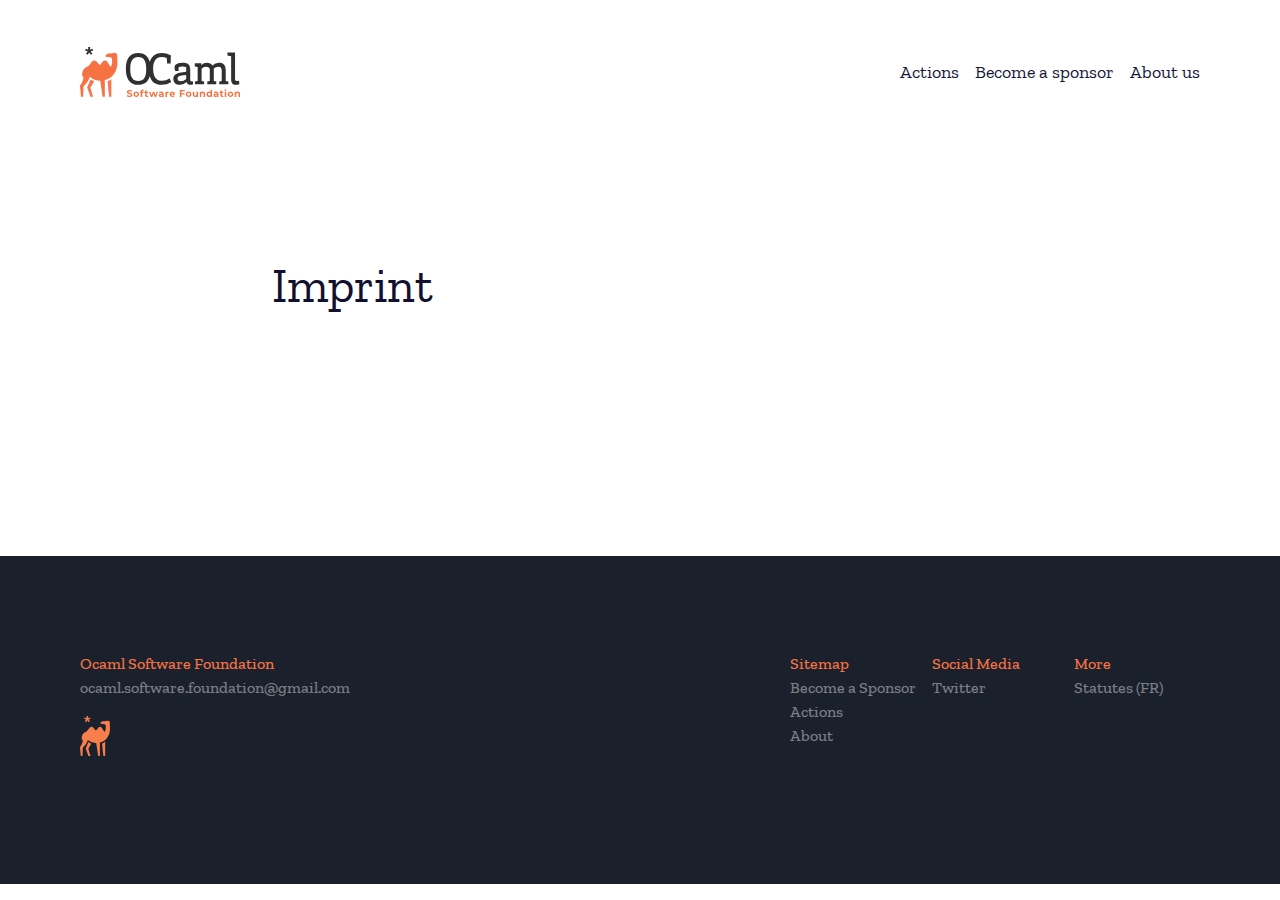
<file: imprint/index.html>
<!DOCTYPE html>
<html lang="en">
  <head>
    <link rel="stylesheet" type="text/css" href="/css/main.css" />
    <link
      href="https://fonts.googleapis.com/css?family=Lato|Zilla+Slab:400,400i,500&display=swap"
      rel="stylesheet"
    />
    <meta charset="UTF-8" />
    <meta
      name="viewport"
      content="width=device-width, initial-scale=1, minimum-scale=1, maximum-scale=1, minimal-ui"
    />

    <title>OCSF - Imprint</title>
  </head>

  <!--END OF HEAD ^-->
  <!--START OF BODY v-->

  <body>
    <div class="min-w-mobile overflow-hidden">
      <!--lg:col-start-2 lg:col-span-6
          md:col-start-1 md:col-span-4-->

      <div class="flex justify-center">
        <!-------------------------------------------------------------------------------->
        <!--Navigation-->
        <header
          class="pl-4 sm:px-4 pt-4 max-w-6xl h-32 w-full flex sm:justify-between items-center"
        >
          <div class="flex justify-center">
            <a href="/">
              <img
                class="hidden sm:block w-40"
                src="/assets/ocsf_logo.svg"
                alt="Logo OCaml Software Foundation"
              />
              <img
                class="sm:hidden w-8 mr-8"
                src="/assets/ocsf_logo_compact.svg"
                alt="Logo OCaml Software Foundation Small"
              />
            </a>
          </div>
          <nav
            class="text-18 font-serif flex flex-no-wrap whitespace-no-wrap overflow-auto text-night-light"
          >
            <a class="inline-block py-2" href="/actions">Actions</a>
            <a class="inline-block ml-4 py-2" href="/becoming-a-sponsor"
              >Become a sponsor</a
            >
            <a class="inline-block ml-4 py-2" href="/about-us">About us</a>
          </nav>
        </header>
      </div>

      <main class="mt-12 flex flex-col items-center">
        <div class="md font-sans text-night-light pb-56 text-18 px-4 max-w-3xl mt-20 w-full">
  <h1 class="md-h1">Imprint</h1>

</div>

      </main>

      <!--FOOTER IN A GRID-->

      <footer
        class="px-4 flex sm:justify-center bg-gray-900 font-serif font-medium text-16 text-white pt-24 pb-32"
      >
        <div class="max-w-6xl grid grid-cols-2 sm:grid-cols-8 gap-4 row-gap-6">
          <div class="sm:col-span-3 ">
            <div class="text-camel">Ocaml Software Foundation</div>
            <ul class="text-ghost-44">
              <li>ocaml.software.foundation@gmail.com</li>
              <li>
                <img
                  class="pt-4"
                  src="/assets/ocsf_logo_compact.svg"
                  alt="Logo OCaml Software Foundation Small"
                />
              </li>
            </ul>
          </div>

          <div class="sm:col-start-6">
            <div class="text-camel">Sitemap</div>
            <ul class="text-ghost-44">
              <li><a href="/becoming-a-sponsor">Become a Sponsor</a></li>
              <li><a href="/actions">Actions</a></li>
              <li><a href="/about-us">About</a></li>
            </ul>
          </div>

          <div>
            <div class="text-camel">Social Media</div>
            <ul class="text-ghost-44">
              <li>
                <a
                  href="https://twitter.com/OCamlFoundation"
                  target="_blank"
                  rel="noopener noreferrer"
                >
                  Twitter</a
                >
              </li>
            </ul>
          </div>

          <div>
            <div class="text-camel">More</div>
            <ul class="text-ghost-44">
              <li><a href="/assets/pdfs/RI-OCaml.pdf" target="_blank">Statutes (FR)</a></li>
<!-- the INRIA foundation doesn't have an English-speaking website as of now (October 2020)
              <li>
                <a
                  href="https://www.inria.fr/"
                  target="_blank"
                  rel="noopener noreferrer"
                  >Inria Foundation</a
                >
              </li>
-->
            </ul>
          </div>
        </div>
      </footer>
    </div>
  </body>
</html>
</file>
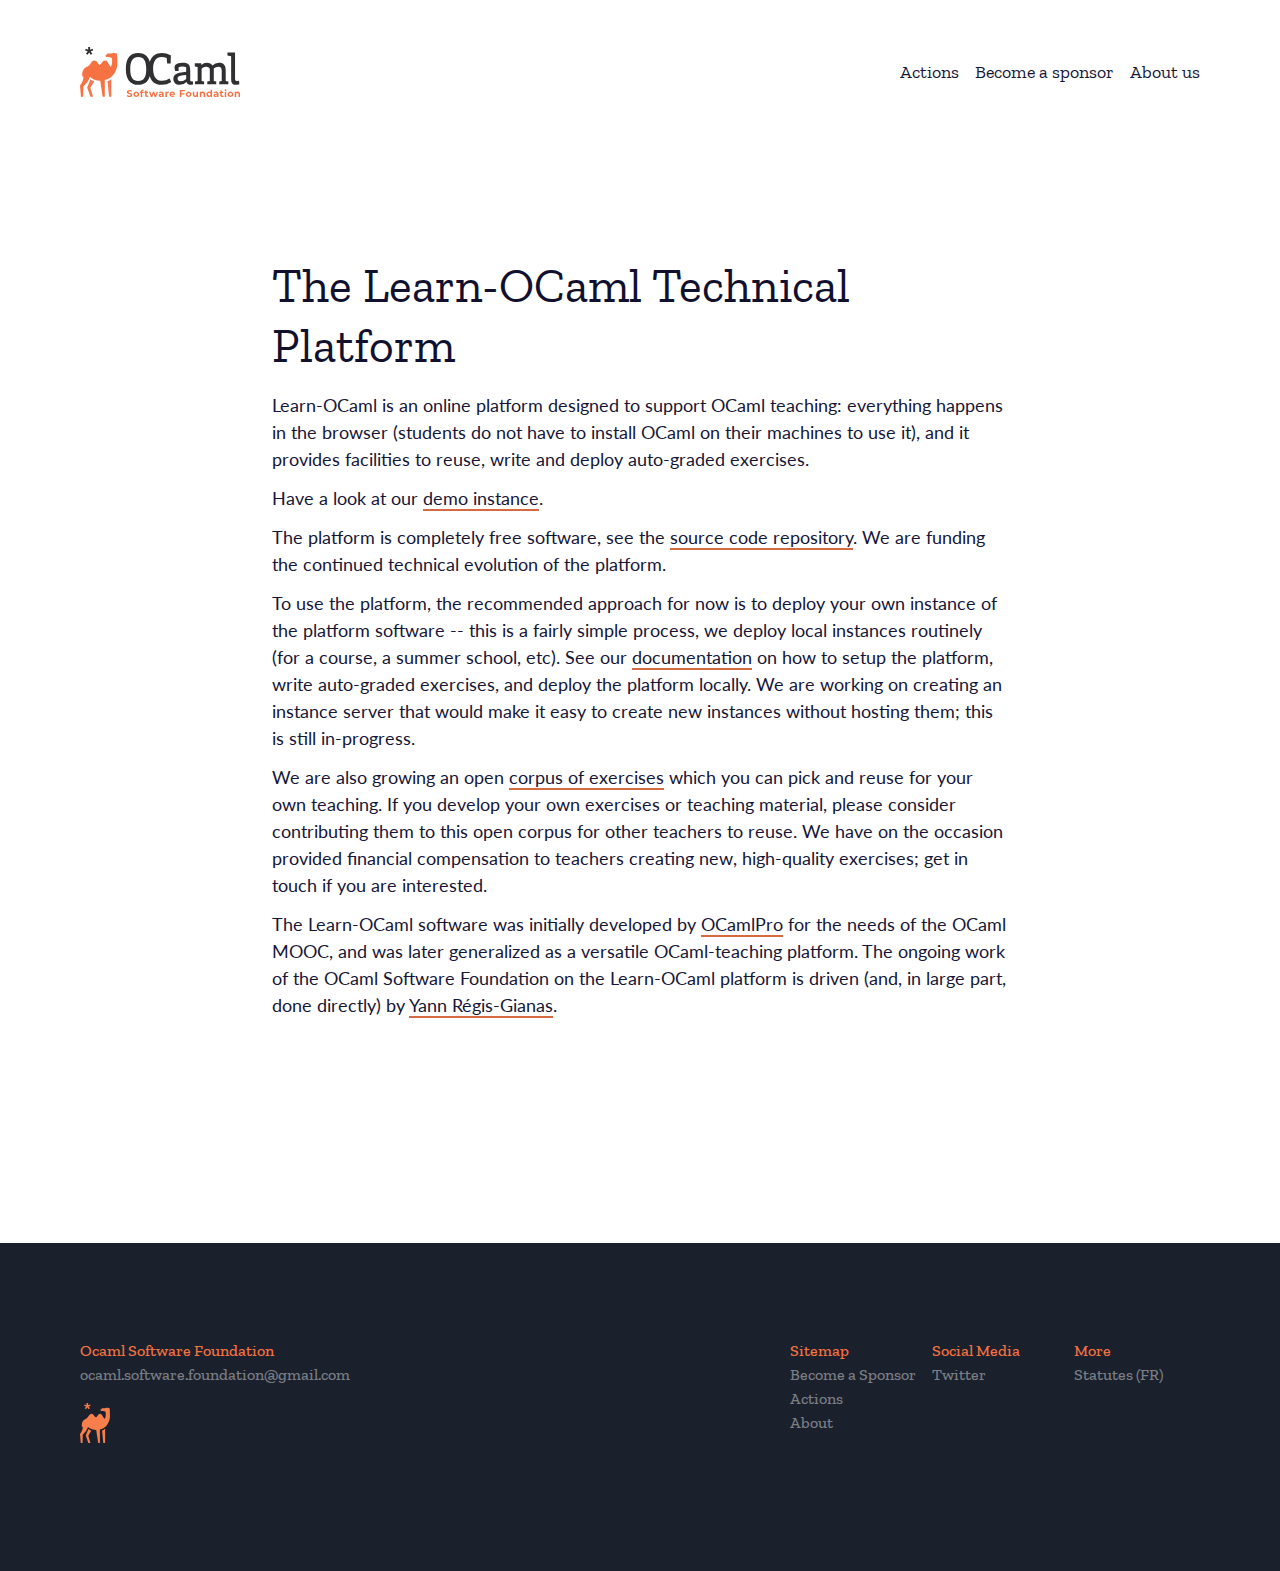
<file: learn-ocaml/index.html>
<!DOCTYPE html>
<html lang="en">
  <head>
    <link rel="stylesheet" type="text/css" href="/css/main.css" />
    <link
      href="https://fonts.googleapis.com/css?family=Lato|Zilla+Slab:400,400i,500&display=swap"
      rel="stylesheet"
    />
    <meta charset="UTF-8" />
    <meta
      name="viewport"
      content="width=device-width, initial-scale=1, minimum-scale=1, maximum-scale=1, minimal-ui"
    />

    <title>OCSF - Learn OCaml</title>
  </head>

  <!--END OF HEAD ^-->
  <!--START OF BODY v-->

  <body>
    <div class="min-w-mobile overflow-hidden">
      <!--lg:col-start-2 lg:col-span-6
          md:col-start-1 md:col-span-4-->

      <div class="flex justify-center">
        <!-------------------------------------------------------------------------------->
        <!--Navigation-->
        <header
          class="pl-4 sm:px-4 pt-4 max-w-6xl h-32 w-full flex sm:justify-between items-center"
        >
          <div class="flex justify-center">
            <a href="/">
              <img
                class="hidden sm:block w-40"
                src="/assets/ocsf_logo.svg"
                alt="Logo OCaml Software Foundation"
              />
              <img
                class="sm:hidden w-8 mr-8"
                src="/assets/ocsf_logo_compact.svg"
                alt="Logo OCaml Software Foundation Small"
              />
            </a>
          </div>
          <nav
            class="text-18 font-serif flex flex-wrap whitespace-no-wrap text-night-light"
          >
            <a class="inline-block py-2" href="/actions">Actions</a>
            <a class="inline-block ml-4 py-2" href="/becoming-a-sponsor"
              >Become a sponsor</a
            >
            <a class="inline-block ml-4 py-2" href="/about-us">About us</a>
          </nav>
        </header>
      </div>

      <main class="mt-12 flex flex-col items-center">
        <div class="md font-sans text-night-light pb-56 text-18 px-4 max-w-3xl mt-20 w-full">
  <h1 class="md-h1">The Learn-OCaml Technical Platform</h1>
<p class="md-p">Learn-OCaml is an online platform designed to support OCaml teaching:
everything happens in the browser (students do not have to install
OCaml on their machines to use it), and it provides facilities to
reuse, write and deploy auto-graded exercises.</p>
<p class="md-p">Have a look at our <a href="http://learn-ocaml.hackojo.org/" class="md-a">demo instance</a>.</p>
<p class="md-p">The platform is completely free software, see the <a href="https://github.com/ocaml-sf/learn-ocaml" class="md-a">source code
repository</a>. We are funding
the continued technical evolution of the platform.</p>
<p class="md-p">To use the platform, the recommended approach for now is to deploy
your own instance of the platform software -- this is a fairly simple
process, we deploy local instances routinely (for a course, a summer
school, etc). See our
<a href="https://github.com/ocaml-sf/learn-ocaml/blob/master/docs/index.md" class="md-a">documentation</a>
on how to setup the platform, write auto-graded exercises, and deploy
the platform locally. We are working on creating an instance server
that would make it easy to create new instances without hosting them;
this is still in-progress.</p>
<p class="md-p">We are also growing an open <a href="https://github.com/ocaml-sf/learn-ocaml-corpus" class="md-a">corpus of
exercises</a> which you
can pick and reuse for your own teaching. If you develop your own
exercises or teaching material, please consider contributing them to
this open corpus for other teachers to reuse. We have on the occasion
provided financial compensation to teachers creating new, high-quality
exercises; get in touch if you are interested.</p>
<p class="md-p">The Learn-OCaml software was initially developed by
<a href="https://www.ocamlpro.com/" class="md-a">OCamlPro</a> for the needs of the OCaml MOOC,
and was later generalized as a versatile OCaml-teaching platform. The
ongoing work of the OCaml Software Foundation on the Learn-OCaml
platform is driven (and, in large part, done directly) by <a href="http://yann.regis-gianas.org/" class="md-a">Yann
Régis-Gianas</a>.</p>

</div>

      </main>

      <!--FOOTER IN A GRID-->

      <footer
        class="px-4 flex sm:justify-center bg-gray-900 font-serif font-medium text-16 text-white pt-24 pb-32"
      >
        <div class="max-w-6xl grid grid-cols-2 sm:grid-cols-8 gap-4 row-gap-6">
          <div class="sm:col-span-3 ">
            <div class="text-camel">Ocaml Software Foundation</div>
            <ul class="text-ghost-44">
              <li>ocaml.software.foundation@gmail.com</li>
              <li>
                <img
                  class="pt-4"
                  src="/assets/ocsf_logo_compact.svg"
                  alt="Logo OCaml Software Foundation Small"
                />
              </li>
            </ul>
          </div>

          <div class="sm:col-start-6">
            <div class="text-camel">Sitemap</div>
            <ul class="text-ghost-44">
              <li><a href="/becoming-a-sponsor">Become a Sponsor</a></li>
              <li><a href="/actions">Actions</a></li>
              <li><a href="/about-us">About</a></li>
            </ul>
          </div>

          <div>
            <div class="text-camel">Social Media</div>
            <ul class="text-ghost-44">
              <li>
                <a
                  href="https://twitter.com/OCamlFoundation"
                  target="_blank"
                  rel="noopener noreferrer"
                >
                  Twitter</a
                >
              </li>
            </ul>
          </div>

          <div>
            <div class="text-camel">More</div>
            <ul class="text-ghost-44">
              <li><a href="/assets/pdfs/RI-OCaml.pdf" target="_blank">Statutes (FR)</a></li>
<!-- the INRIA foundation doesn't have an English-speaking website as of now (October 2020)
              <li>
                <a
                  href="https://www.inria.fr/"
                  target="_blank"
                  rel="noopener noreferrer"
                  >Inria Foundation</a
                >
              </li>
-->
            </ul>
          </div>
        </div>
      </footer>
    </div>
  </body>
</html>
</file>
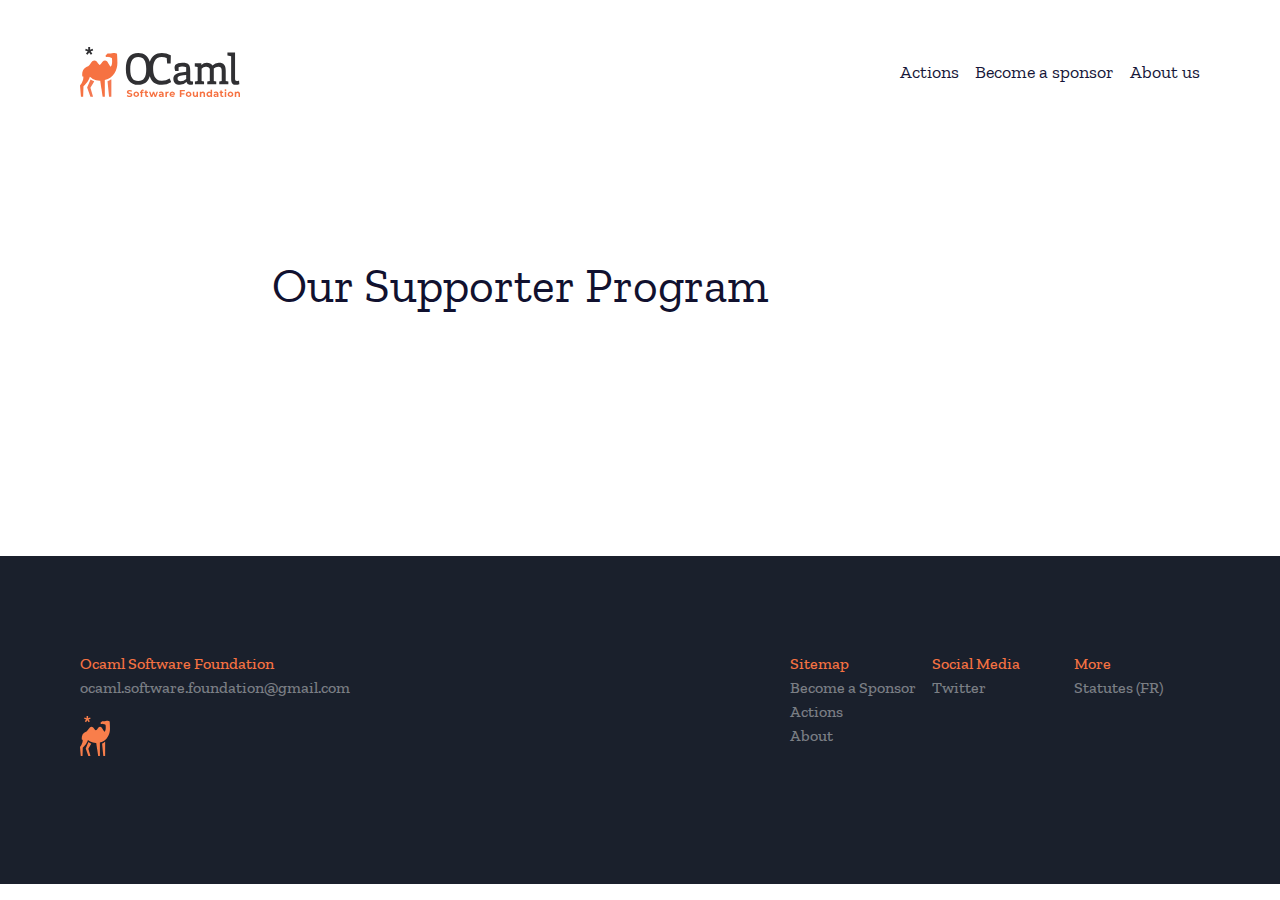
<file: supporter-program/index.html>
<!DOCTYPE html>
<html lang="en">
  <head>
    <link rel="stylesheet" type="text/css" href="/css/main.css" />
    <link
      href="https://fonts.googleapis.com/css?family=Lato|Zilla+Slab:400,400i,500&display=swap"
      rel="stylesheet"
    />
    <meta charset="UTF-8" />
    <meta
      name="viewport"
      content="width=device-width, initial-scale=1, minimum-scale=1, maximum-scale=1, minimal-ui"
    />

    <title>OCSF - Supporter Program</title>
  </head>

  <!--END OF HEAD ^-->
  <!--START OF BODY v-->

  <body>
    <div class="min-w-mobile overflow-hidden">
      <!--lg:col-start-2 lg:col-span-6
          md:col-start-1 md:col-span-4-->

      <div class="flex justify-center">
        <!-------------------------------------------------------------------------------->
        <!--Navigation-->
        <header
          class="pl-4 sm:px-4 pt-4 max-w-6xl h-32 w-full flex sm:justify-between items-center"
        >
          <div class="flex justify-center">
            <a href="/">
              <img
                class="hidden sm:block w-40"
                src="/assets/ocsf_logo.svg"
                alt="Logo OCaml Software Foundation"
              />
              <img
                class="sm:hidden w-8 mr-8"
                src="/assets/ocsf_logo_compact.svg"
                alt="Logo OCaml Software Foundation Small"
              />
            </a>
          </div>
          <nav
            class="text-18 font-serif flex flex-no-wrap whitespace-no-wrap overflow-auto text-night-light"
          >
            <a class="inline-block py-2" href="/actions">Actions</a>
            <a class="inline-block ml-4 py-2" href="/becoming-a-sponsor"
              >Become a sponsor</a
            >
            <a class="inline-block ml-4 py-2" href="/about-us">About us</a>
          </nav>
        </header>
      </div>

      <main class="mt-12 flex flex-col items-center">
        <div class="md font-sans text-night-light pb-56 text-18 px-4 max-w-3xl mt-20 w-full">
  <h1 class="md-h1">Our Supporter Program</h1>

</div>

      </main>

      <!--FOOTER IN A GRID-->

      <footer
        class="px-4 flex sm:justify-center bg-gray-900 font-serif font-medium text-16 text-white pt-24 pb-32"
      >
        <div class="max-w-6xl grid grid-cols-2 sm:grid-cols-8 gap-4 row-gap-6">
          <div class="sm:col-span-3 ">
            <div class="text-camel">Ocaml Software Foundation</div>
            <ul class="text-ghost-44">
              <li>ocaml.software.foundation@gmail.com</li>
              <li>
                <img
                  class="pt-4"
                  src="/assets/ocsf_logo_compact.svg"
                  alt="Logo OCaml Software Foundation Small"
                />
              </li>
            </ul>
          </div>

          <div class="sm:col-start-6">
            <div class="text-camel">Sitemap</div>
            <ul class="text-ghost-44">
              <li><a href="/becoming-a-sponsor">Become a Sponsor</a></li>
              <li><a href="/actions">Actions</a></li>
              <li><a href="/about-us">About</a></li>
            </ul>
          </div>

          <div>
            <div class="text-camel">Social Media</div>
            <ul class="text-ghost-44">
              <li>
                <a
                  href="https://twitter.com/OCamlFoundation"
                  target="_blank"
                  rel="noopener noreferrer"
                >
                  Twitter</a
                >
              </li>
            </ul>
          </div>

          <div>
            <div class="text-camel">More</div>
            <ul class="text-ghost-44">
              <li><a href="/assets/pdfs/RI-OCaml.pdf" target="_blank">Statutes (FR)</a></li>
<!-- the INRIA foundation doesn't have an English-speaking website as of now (October 2020)
              <li>
                <a
                  href="https://www.inria.fr/"
                  target="_blank"
                  rel="noopener noreferrer"
                  >Inria Foundation</a
                >
              </li>
-->
            </ul>
          </div>
        </div>
      </footer>
    </div>
  </body>
</html>
</file>
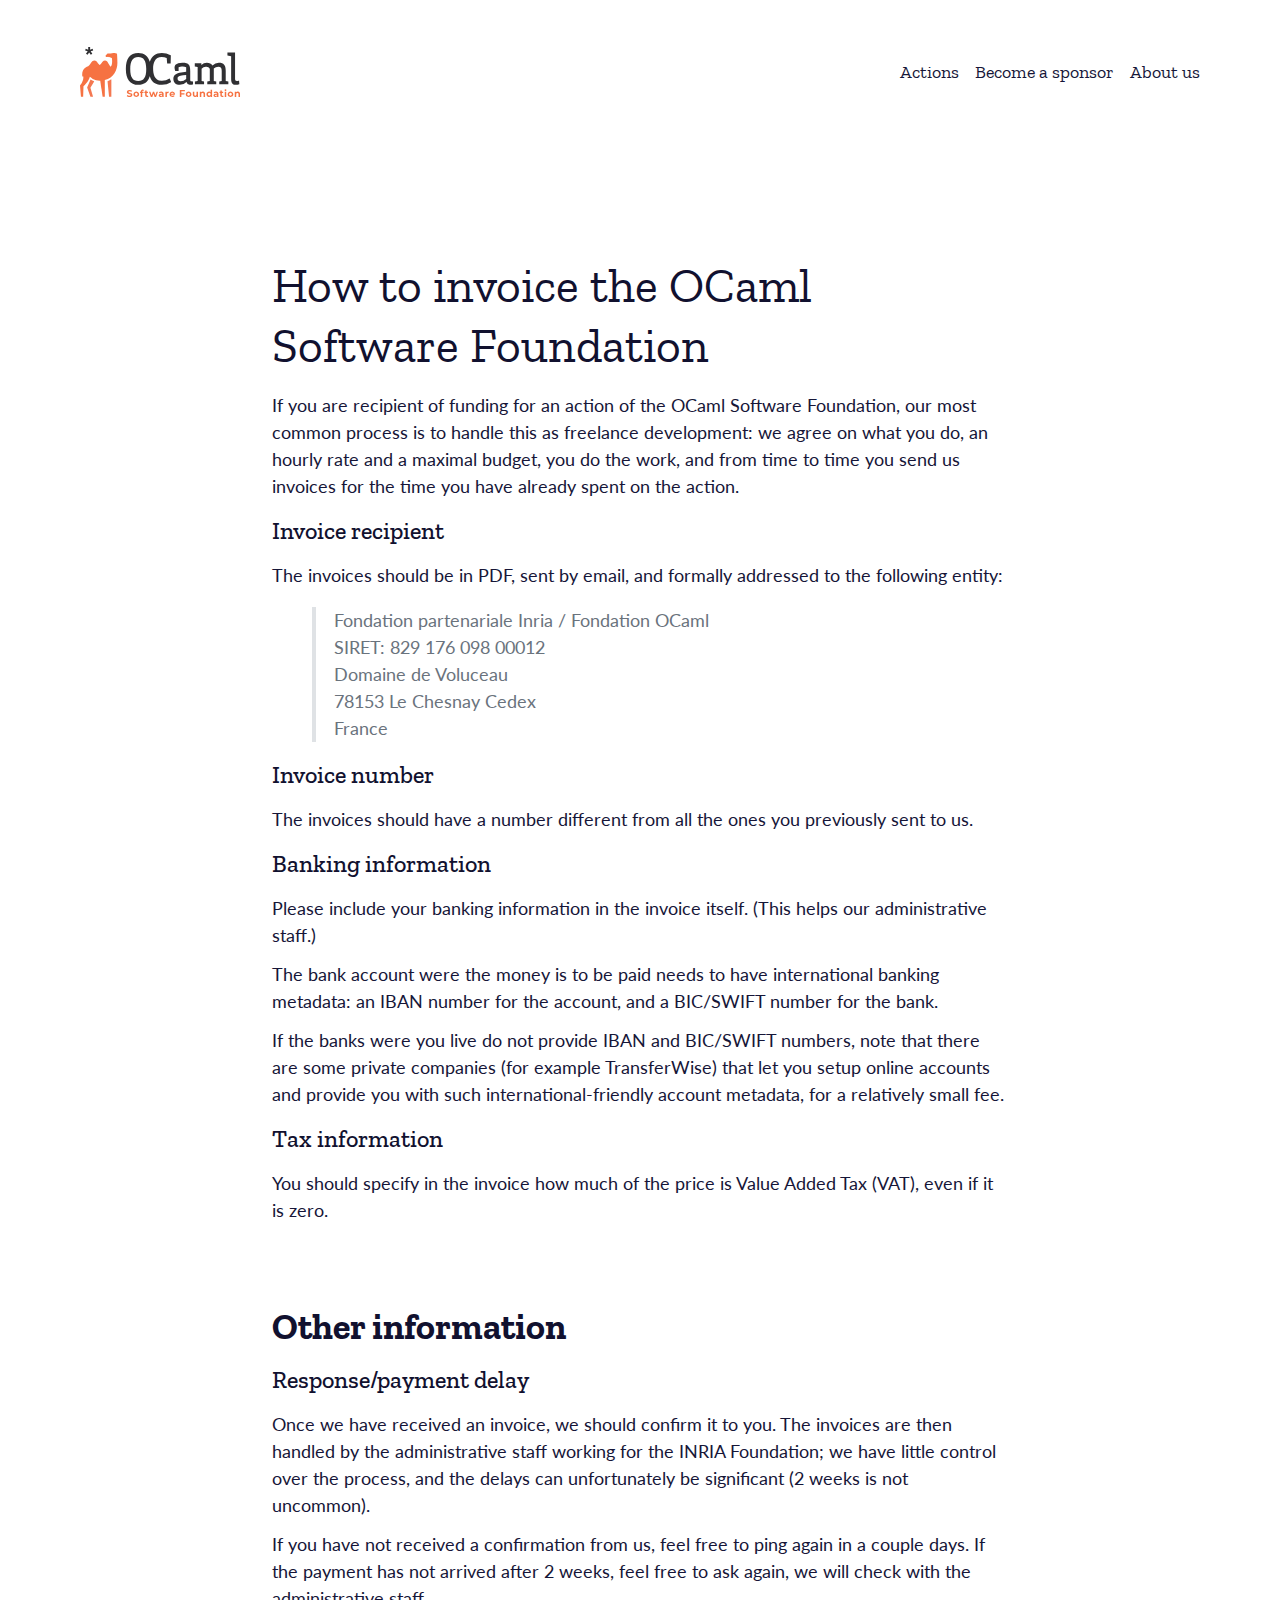
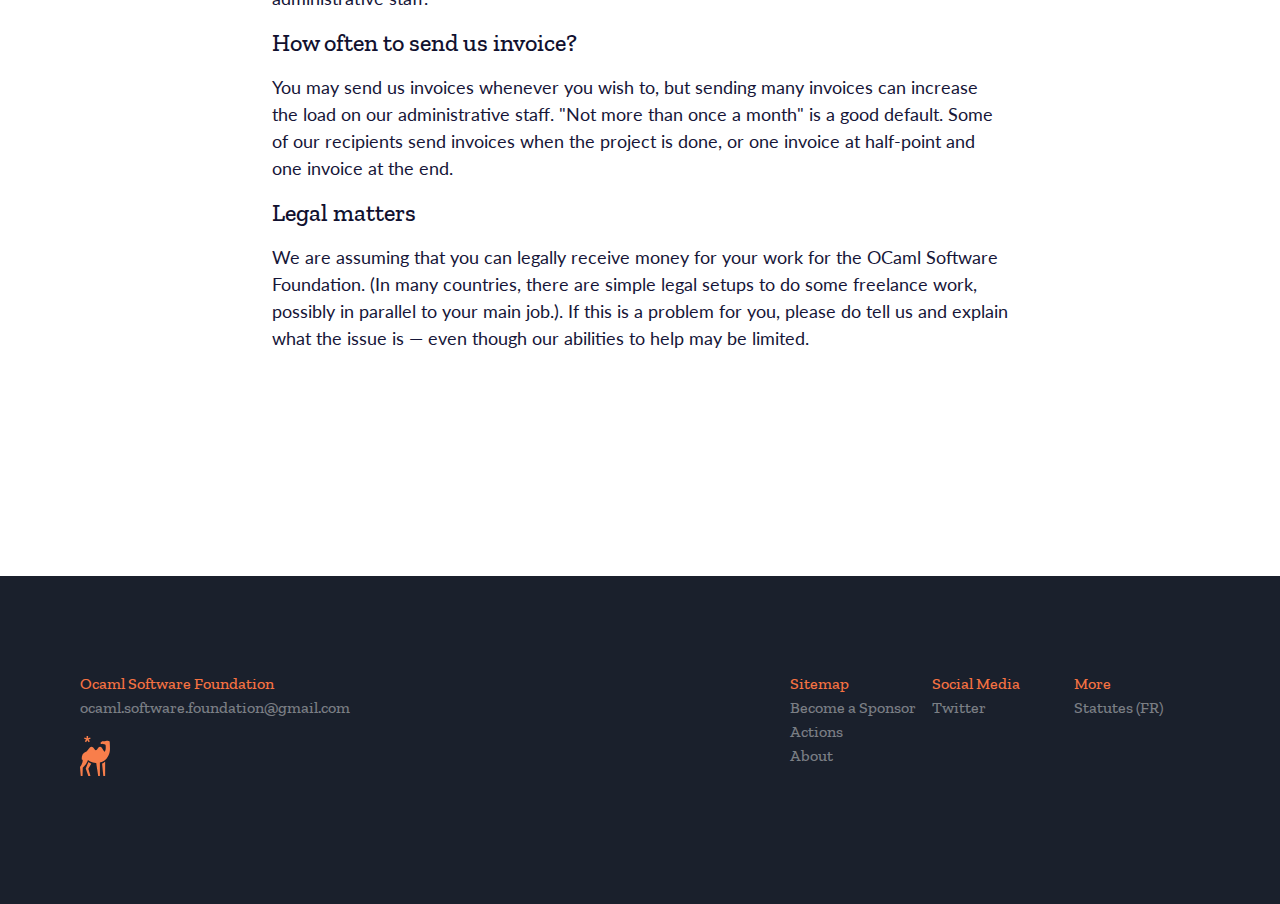
<file: internal/invoice-information/index.html>
<!DOCTYPE html>
<html lang="en">
  <head>
    <link rel="stylesheet" type="text/css" href="/css/main.css" />
    <link
      href="https://fonts.googleapis.com/css?family=Lato|Zilla+Slab:400,400i,500&display=swap"
      rel="stylesheet"
    />
    <meta charset="UTF-8" />
    <meta
      name="viewport"
      content="width=device-width, initial-scale=1, minimum-scale=1, maximum-scale=1, minimal-ui"
    />

    <title>OCSF - Internal - How to send us invoices</title>
  </head>

  <!--END OF HEAD ^-->
  <!--START OF BODY v-->

  <body>
    <div class="min-w-mobile overflow-hidden">
      <!--lg:col-start-2 lg:col-span-6
          md:col-start-1 md:col-span-4-->

      <div class="flex justify-center">
        <!-------------------------------------------------------------------------------->
        <!--Navigation-->
        <header
          class="pl-4 sm:px-4 pt-4 max-w-6xl h-32 w-full flex sm:justify-between items-center"
        >
          <div class="flex justify-center">
            <a href="/">
              <img
                class="hidden sm:block w-40"
                src="/assets/ocsf_logo.svg"
                alt="Logo OCaml Software Foundation"
              />
              <img
                class="sm:hidden w-8 mr-8"
                src="/assets/ocsf_logo_compact.svg"
                alt="Logo OCaml Software Foundation Small"
              />
            </a>
          </div>
          <nav
            class="text-18 font-serif flex flex-wrap whitespace-no-wrap text-night-light"
          >
            <a class="inline-block py-2" href="/actions">Actions</a>
            <a class="inline-block ml-4 py-2" href="/becoming-a-sponsor"
              >Become a sponsor</a
            >
            <a class="inline-block ml-4 py-2" href="/about-us">About us</a>
          </nav>
        </header>
      </div>

      <main class="mt-12 flex flex-col items-center">
        <div class="md font-sans text-night-light pb-56 text-18 px-4 max-w-3xl mt-20 w-full">
  <h1 class="md-h1">How to invoice the OCaml Software Foundation</h1>
<p class="md-p">If you are recipient of funding for an action of the OCaml Software
Foundation, our most common process is to handle this as freelance
development: we agree on what you do, an hourly rate and a maximal
budget, you do the work, and from time to time you send us invoices
for the time you have already spent on the action.</p>
<h3 class="md-h3">Invoice recipient</h3>
<p class="md-p">The invoices should be in PDF, sent by email, and formally
addressed to the following entity:</p>
<blockquote>
<p class="md-p">Fondation partenariale Inria / Fondation OCaml<br>
SIRET: 829 176 098 00012<br>
Domaine de Voluceau<br>
78153 Le Chesnay Cedex<br>
France</p>
</blockquote>
<h3 class="md-h3">Invoice number</h3>
<p class="md-p">The invoices should have a number different from all the ones you
previously sent to us.</p>
<h3 class="md-h3">Banking information</h3>
<p class="md-p">Please include your banking information in the invoice
itself. (This helps our administrative staff.)</p>
<p class="md-p">The bank account were the money is to be paid needs to have
international banking metadata: an IBAN number for the account, and
a BIC/SWIFT number for the bank.</p>
<p class="md-p">If the banks were you live do not provide IBAN and BIC/SWIFT numbers,
note that there are some private companies (for example TransferWise)
that let you setup online accounts and provide you with such
international-friendly account metadata, for a relatively small fee.</p>
<h3 class="md-h3">Tax information</h3>
<p class="md-p">You should specify in the invoice how much of the price is Value Added Tax (VAT), even if it is zero.</p>
<h2 class="md-h2">Other information</h2>
<h3 class="md-h3">Response/payment delay</h3>
<p class="md-p">Once we have received an invoice, we should confirm it to you. The
invoices are then handled by the administrative staff working for the
INRIA Foundation; we have little control over the process, and the
delays can unfortunately be significant (2 weeks is not uncommon).</p>
<p class="md-p">If you have not received a confirmation from us, feel free to ping
again in a couple days. If the payment has not arrived after 2 weeks,
feel free to ask again, we will check with the administrative staff.</p>
<h3 class="md-h3">How often to send us invoice?</h3>
<p class="md-p">You may send us invoices whenever you wish to, but sending many
invoices can increase the load on our administrative staff. &quot;Not more
than once a month&quot; is a good default. Some of our recipients send
invoices when the project is done, or one invoice at half-point and
one invoice at the end.</p>
<h3 class="md-h3">Legal matters</h3>
<p class="md-p">We are assuming that you can legally receive money for your work for
the OCaml Software Foundation. (In many countries, there are simple
legal setups to do some freelance work, possibly in parallel to your
main job.). If this is a problem for you, please do tell us and
explain what the issue is — even though our abilities to help
may be limited.</p>

</div>

      </main>

      <!--FOOTER IN A GRID-->

      <footer
        class="px-4 flex sm:justify-center bg-gray-900 font-serif font-medium text-16 text-white pt-24 pb-32"
      >
        <div class="max-w-6xl grid grid-cols-2 sm:grid-cols-8 gap-4 row-gap-6">
          <div class="sm:col-span-3 ">
            <div class="text-camel">Ocaml Software Foundation</div>
            <ul class="text-ghost-44">
              <li>ocaml.software.foundation@gmail.com</li>
              <li>
                <img
                  class="pt-4"
                  src="/assets/ocsf_logo_compact.svg"
                  alt="Logo OCaml Software Foundation Small"
                />
              </li>
            </ul>
          </div>

          <div class="sm:col-start-6">
            <div class="text-camel">Sitemap</div>
            <ul class="text-ghost-44">
              <li><a href="/becoming-a-sponsor">Become a Sponsor</a></li>
              <li><a href="/actions">Actions</a></li>
              <li><a href="/about-us">About</a></li>
            </ul>
          </div>

          <div>
            <div class="text-camel">Social Media</div>
            <ul class="text-ghost-44">
              <li>
                <a
                  href="https://twitter.com/OCamlFoundation"
                  target="_blank"
                  rel="noopener noreferrer"
                >
                  Twitter</a
                >
              </li>
            </ul>
          </div>

          <div>
            <div class="text-camel">More</div>
            <ul class="text-ghost-44">
              <li><a href="/assets/pdfs/RI-OCaml.pdf" target="_blank">Statutes (FR)</a></li>
<!-- the INRIA foundation doesn't have an English-speaking website as of now (October 2020)
              <li>
                <a
                  href="https://www.inria.fr/"
                  target="_blank"
                  rel="noopener noreferrer"
                  >Inria Foundation</a
                >
              </li>
-->
            </ul>
          </div>
        </div>
      </footer>
    </div>
  </body>
</html>
</file>
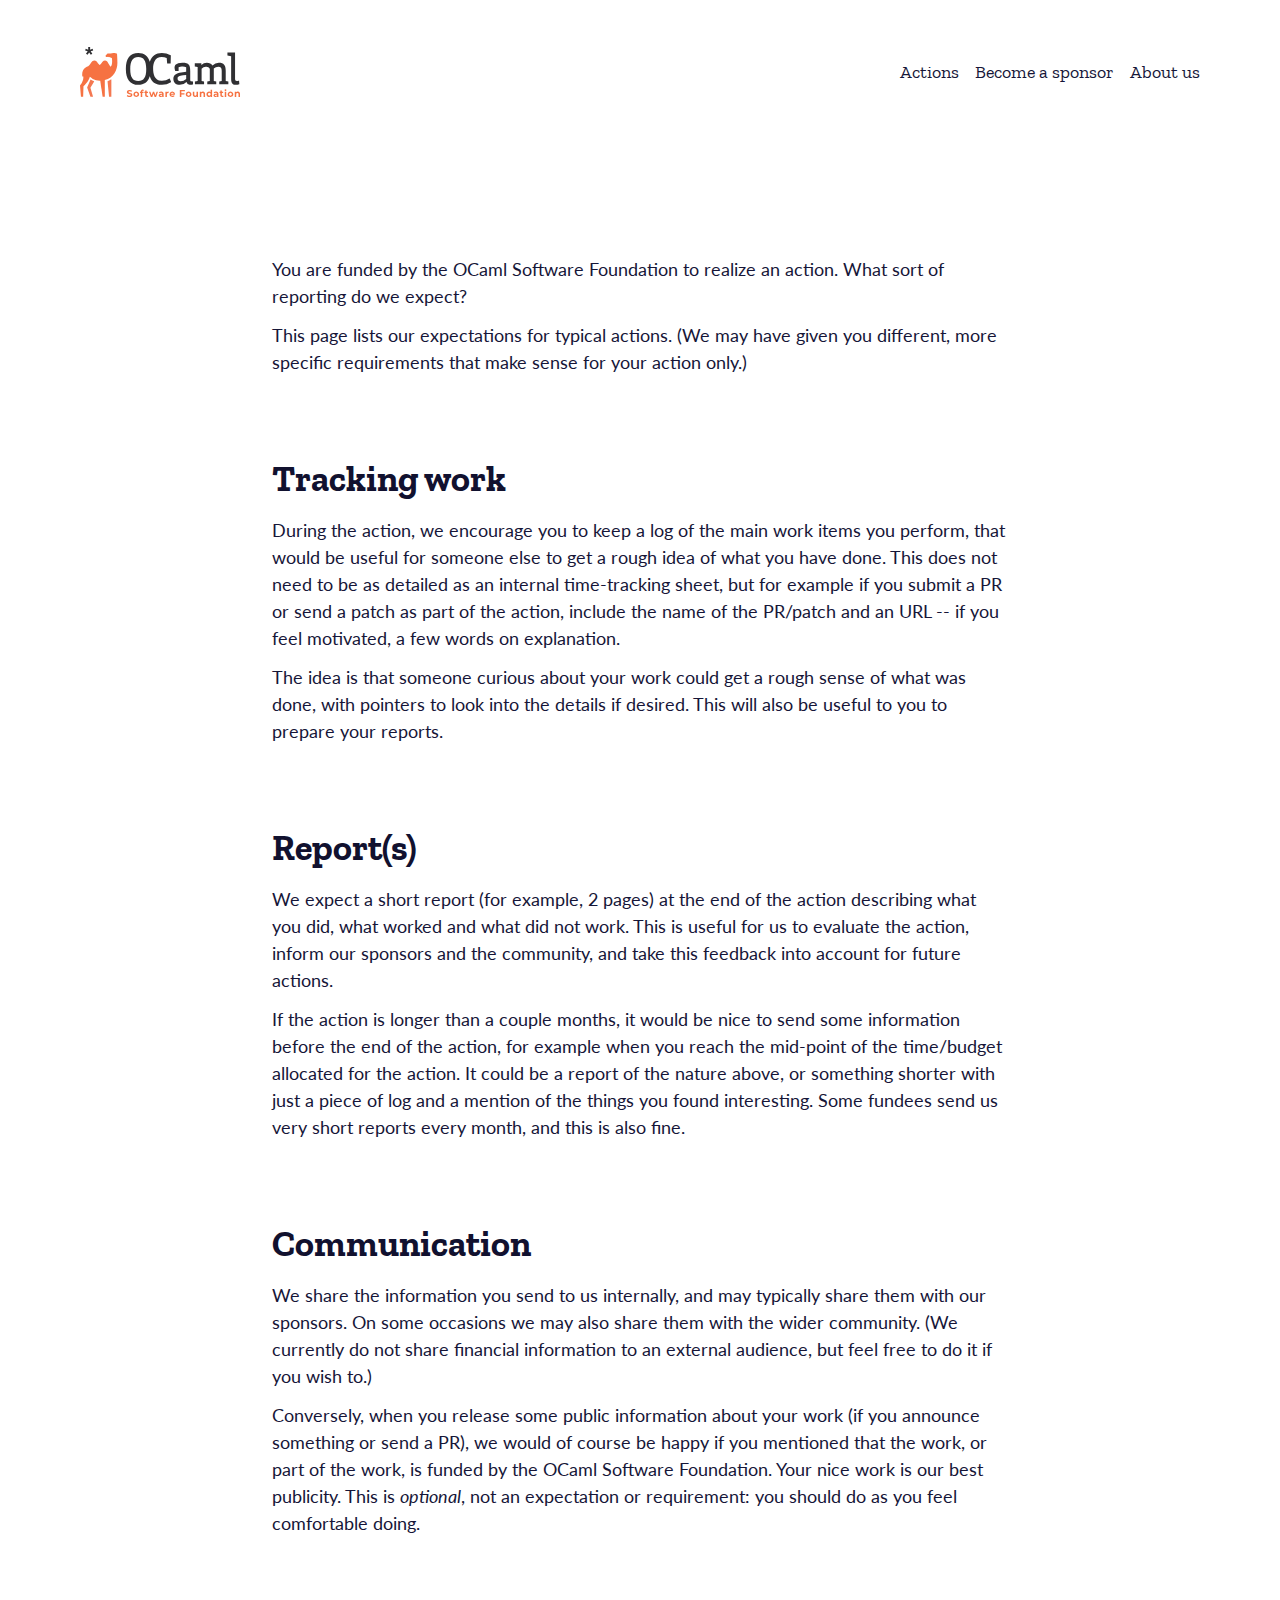
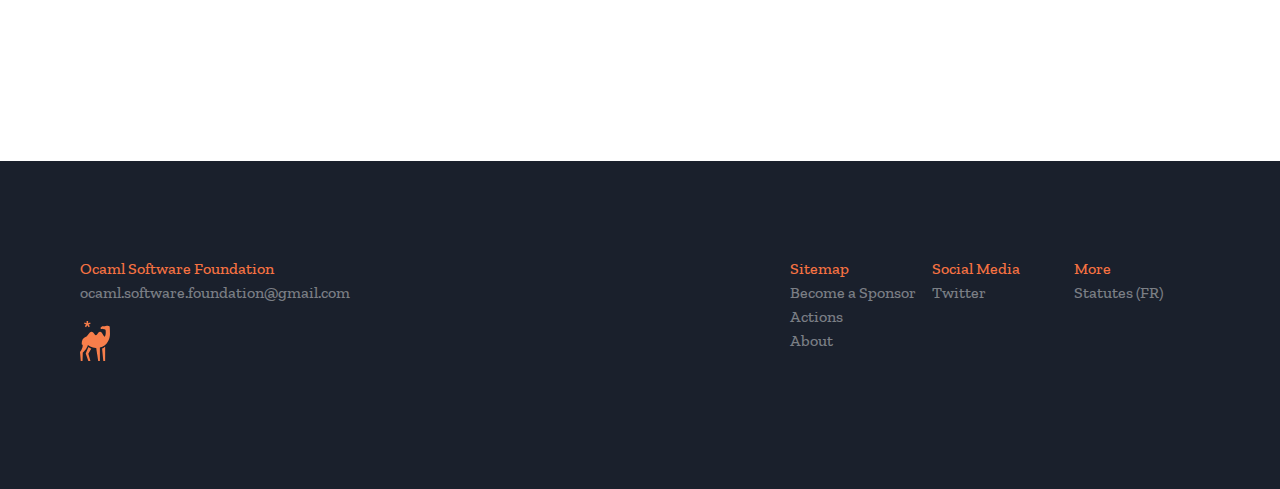
<file: internal/reporting-expectations/index.html>
<!DOCTYPE html>
<html lang="en">
  <head>
    <link rel="stylesheet" type="text/css" href="/css/main.css" />
    <link
      href="https://fonts.googleapis.com/css?family=Lato|Zilla+Slab:400,400i,500&display=swap"
      rel="stylesheet"
    />
    <meta charset="UTF-8" />
    <meta
      name="viewport"
      content="width=device-width, initial-scale=1, minimum-scale=1, maximum-scale=1, minimal-ui"
    />

    <title>OCSF - Internal - How to send us invoices</title>
  </head>

  <!--END OF HEAD ^-->
  <!--START OF BODY v-->

  <body>
    <div class="min-w-mobile overflow-hidden">
      <!--lg:col-start-2 lg:col-span-6
          md:col-start-1 md:col-span-4-->

      <div class="flex justify-center">
        <!-------------------------------------------------------------------------------->
        <!--Navigation-->
        <header
          class="pl-4 sm:px-4 pt-4 max-w-6xl h-32 w-full flex sm:justify-between items-center"
        >
          <div class="flex justify-center">
            <a href="/">
              <img
                class="hidden sm:block w-40"
                src="/assets/ocsf_logo.svg"
                alt="Logo OCaml Software Foundation"
              />
              <img
                class="sm:hidden w-8 mr-8"
                src="/assets/ocsf_logo_compact.svg"
                alt="Logo OCaml Software Foundation Small"
              />
            </a>
          </div>
          <nav
            class="text-18 font-serif flex flex-wrap whitespace-no-wrap text-night-light"
          >
            <a class="inline-block py-2" href="/actions">Actions</a>
            <a class="inline-block ml-4 py-2" href="/becoming-a-sponsor"
              >Become a sponsor</a
            >
            <a class="inline-block ml-4 py-2" href="/about-us">About us</a>
          </nav>
        </header>
      </div>

      <main class="mt-12 flex flex-col items-center">
        <div class="md font-sans text-night-light pb-56 text-18 px-4 max-w-3xl mt-20 w-full">
  <p class="md-p">You are funded by the OCaml Software Foundation to realize an
action. What sort of reporting do we expect?</p>
<p class="md-p">This page lists our expectations for typical actions. (We may have
given you different, more specific requirements that make sense for
your action only.)</p>
<h2 class="md-h2">Tracking work</h2>
<p class="md-p">During the action, we encourage you to keep a log of the main work
items you perform, that would be useful for someone else to get
a rough idea of what you have done. This does not need to be as
detailed as an internal time-tracking sheet, but for example if you
submit a PR or send a patch as part of the action, include the name of
the PR/patch and an URL -- if you feel motivated, a few words on
explanation.</p>
<p class="md-p">The idea is that someone curious about your work could get a rough
sense of what was done, with pointers to look into the details if
desired. This will also be useful to you to prepare your reports.</p>
<h2 class="md-h2">Report(s)</h2>
<p class="md-p">We expect a short report (for example, 2 pages) at the end of the
action describing what you did, what worked and what did not
work. This is useful for us to evaluate the action, inform our
sponsors and the community, and take this feedback into account for
future actions.</p>
<p class="md-p">If the action is longer than a couple months, it would be nice to send
some information before the end of the action, for example when you
reach the mid-point of the time/budget allocated for the action. It
could be a report of the nature above, or something shorter with just
a piece of log and a mention of the things you found interesting. Some
fundees send us very short reports every month, and this is also fine.</p>
<h2 class="md-h2">Communication</h2>
<p class="md-p">We share the information you send to us internally, and may typically
share them with our sponsors. On some occasions we may also share them
with the wider community. (We currently do not share financial
information to an external audience, but feel free to do it if you
wish to.)</p>
<p class="md-p">Conversely, when you release some public information about your work
(if you announce something or send a PR), we would of course be happy
if you mentioned that the work, or part of the work, is funded by the
OCaml Software Foundation. Your nice work is our best publicity. This
is <em>optional</em>, not an expectation or requirement: you should do as you
feel comfortable doing.</p>

</div>

      </main>

      <!--FOOTER IN A GRID-->

      <footer
        class="px-4 flex sm:justify-center bg-gray-900 font-serif font-medium text-16 text-white pt-24 pb-32"
      >
        <div class="max-w-6xl grid grid-cols-2 sm:grid-cols-8 gap-4 row-gap-6">
          <div class="sm:col-span-3 ">
            <div class="text-camel">Ocaml Software Foundation</div>
            <ul class="text-ghost-44">
              <li>ocaml.software.foundation@gmail.com</li>
              <li>
                <img
                  class="pt-4"
                  src="/assets/ocsf_logo_compact.svg"
                  alt="Logo OCaml Software Foundation Small"
                />
              </li>
            </ul>
          </div>

          <div class="sm:col-start-6">
            <div class="text-camel">Sitemap</div>
            <ul class="text-ghost-44">
              <li><a href="/becoming-a-sponsor">Become a Sponsor</a></li>
              <li><a href="/actions">Actions</a></li>
              <li><a href="/about-us">About</a></li>
            </ul>
          </div>

          <div>
            <div class="text-camel">Social Media</div>
            <ul class="text-ghost-44">
              <li>
                <a
                  href="https://twitter.com/OCamlFoundation"
                  target="_blank"
                  rel="noopener noreferrer"
                >
                  Twitter</a
                >
              </li>
            </ul>
          </div>

          <div>
            <div class="text-camel">More</div>
            <ul class="text-ghost-44">
              <li><a href="/assets/pdfs/RI-OCaml.pdf" target="_blank">Statutes (FR)</a></li>
<!-- the INRIA foundation doesn't have an English-speaking website as of now (October 2020)
              <li>
                <a
                  href="https://www.inria.fr/"
                  target="_blank"
                  rel="noopener noreferrer"
                  >Inria Foundation</a
                >
              </li>
-->
            </ul>
          </div>
        </div>
      </footer>
    </div>
  </body>
</html>
</file>
<file: css/main.css>
/*! normalize.css v8.0.1 | MIT License | github.com/necolas/normalize.css */html{line-height:1.15;-webkit-text-size-adjust:100%}body{margin:0}main{display:block}h1{font-size:2em;margin:.67em 0}a{background-color:transparent}code{font-family:monospace,monospace;font-size:1em}small{font-size:80%}img{border-style:none}button{font-family:inherit;font-size:100%;line-height:1.15;margin:0;overflow:visible;text-transform:none}[type=button],[type=submit],button{-webkit-appearance:button}[type=button]::-moz-focus-inner,[type=submit]::-moz-focus-inner,button::-moz-focus-inner{border-style:none;padding:0}[type=button]:-moz-focusring,[type=submit]:-moz-focusring,button:-moz-focusring{outline:1px dotted ButtonText}[type=number]::-webkit-inner-spin-button,[type=number]::-webkit-outer-spin-button{height:auto}details{display:block}[hidden]{display:none}h1,p{margin:0}button{background-color:transparent;background-image:none}button:focus{outline:1px dotted;outline:5px auto -webkit-focus-ring-color}ul{list-style:none;margin:0;padding:0}html{font-family:Lato,-apple-system,BlinkMacSystemFont,Helvetica Neue,Arial,sans-serif;line-height:1.5}*,:after,:before{box-sizing:border-box;border:0 solid #e2e8f0}img{border-style:solid}button{cursor:pointer}h1{font-size:inherit;font-weight:inherit}a{text-decoration:inherit}a,button{color:inherit}button{padding:0;line-height:inherit}code{font-family:Menlo,Monaco,Consolas,Roboto Mono,SFMono-Regular,Segoe UI,Courier,monospace}img,svg{display:block;vertical-align:middle}img{max-width:100%;height:auto}.btn-main{transition-property:background-color,border-color,color,fill,stroke;transition-duration:.3s;width:8rem;padding:.75rem;border-width:1px;text-align:center;--border-opacity:1;border-color:#f67242;border-color:rgba(246,114,66,var(--border-opacity));border-radius:.375rem;font-family:Zilla Slab,Georgia,-apple-system,BlinkMacSystemFont,Helvetica Neue,Arial,sans-serif;--text-opacity:1;color:#f67242;color:rgba(246,114,66,var(--text-opacity))}.btn-main:hover{--bg-opacity:1;background-color:#f67242;background-color:rgba(246,114,66,var(--bg-opacity));--text-opacity:1;color:#fff;color:rgba(255,255,255,var(--text-opacity))}.nav-link{--text-opacity:1;color:#161638;color:rgba(22,22,56,var(--text-opacity))}.intro,.nav-link{font-family:Zilla Slab,Georgia,-apple-system,BlinkMacSystemFont,Helvetica Neue,Arial,sans-serif}.intro{font-size:1.625rem}.card-grid>p{display:none!important}.bg-white{--bg-opacity:1;background-color:#fff;background-color:rgba(255,255,255,var(--bg-opacity))}.bg-gray-900{--bg-opacity:1;background-color:#1a202c;background-color:rgba(26,32,44,var(--bg-opacity))}.bg-ghost{--bg-opacity:1;background-color:#f9faf9;background-color:rgba(249,250,249,var(--bg-opacity))}.border-night-light{--border-opacity:1;border-color:#161638;border-color:rgba(22,22,56,var(--border-opacity))}.border-stone{--border-opacity:1;border-color:#6a6b6f;border-color:rgba(106,107,111,var(--border-opacity))}.border-platinum{--border-opacity:1;border-color:#bfc6ce;border-color:rgba(191,198,206,var(--border-opacity))}.border-bronze{--border-opacity:1;border-color:#d66942;border-color:rgba(214,105,66,var(--border-opacity))}.border-l-4{border-left-width:4px}.border-t{border-top-width:1px}.block{display:block}.inline-block{display:inline-block}.flex{display:flex}.grid{display:grid}.hidden{display:none}.flex-col{flex-direction:column}.flex-wrap{flex-wrap:wrap}.items-center{align-items:center}.self-center{align-self:center}.justify-center{justify-content:center}.font-sans{font-family:Lato,-apple-system,BlinkMacSystemFont,Helvetica Neue,Arial,sans-serif}.font-serif{font-family:Zilla Slab,Georgia,-apple-system,BlinkMacSystemFont,Helvetica Neue,Arial,sans-serif}.font-normal{font-weight:400}.font-medium{font-weight:500}.h-8{height:2rem}.h-16{height:4rem}.h-32{height:8rem}.h-full{height:100%}.h-half{height:50vh}.text-14{font-size:.875rem}.text-16{font-size:1rem}.text-18{font-size:1.125rem}.text-21{font-size:1.3125rem}.text-24{font-size:1.5rem}.text-34{font-size:2.125rem}.text-50{font-size:3.125rem}.leading-8{line-height:2rem}.leading-tight{line-height:1.25}.leading-snug{line-height:1.375}.my-4{margin-top:1rem;margin-bottom:1rem}.my-16{margin-top:4rem;margin-bottom:4rem}.-mx-4{margin-left:-1rem;margin-right:-1rem}.-mx-12{margin-left:-3rem;margin-right:-3rem}.mt-2{margin-top:.5rem}.mr-4{margin-right:1rem}.mb-4{margin-bottom:1rem}.ml-4{margin-left:1rem}.mt-6{margin-top:1.5rem}.mb-6{margin-bottom:1.5rem}.mt-8{margin-top:2rem}.mr-8{margin-right:2rem}.mb-8{margin-bottom:2rem}.mt-12{margin-top:3rem}.mt-16{margin-top:4rem}.mt-20{margin-top:5rem}.mr-20{margin-right:5rem}.mb-20{margin-bottom:5rem}.mt-40{margin-top:10rem}.-mr-32{margin-right:-8rem}.max-w-xs{max-width:20rem}.max-w-md{max-width:28rem}.max-w-lg{max-width:32rem}.max-w-3xl{max-width:48rem}.max-w-6xl{max-width:72rem}.min-w-mobile{min-width:20rem}.object-cover{-o-object-fit:cover;object-fit:cover}.object-left{-o-object-position:left;object-position:left}.overflow-hidden{overflow:hidden}.py-2{padding-top:.5rem;padding-bottom:.5rem}.px-4{padding-left:1rem;padding-right:1rem}.pl-2{padding-left:.5rem}.pt-3{padding-top:.75rem}.pt-4{padding-top:1rem}.pl-4{padding-left:1rem}.pt-6{padding-top:1.5rem}.pt-8{padding-top:2rem}.pb-8{padding-bottom:2rem}.pr-12{padding-right:3rem}.pl-16{padding-left:4rem}.pt-24{padding-top:6rem}.pb-24{padding-bottom:6rem}.pb-32{padding-bottom:8rem}.pb-56{padding-bottom:14rem}.absolute{position:absolute}.relative{position:relative}.right-0{right:0}.text-center{text-align:center}.text-white{--text-opacity:1;color:#fff;color:rgba(255,255,255,var(--text-opacity))}.text-night{--text-opacity:1;color:#11112f;color:rgba(17,17,47,var(--text-opacity))}.text-night-light{--text-opacity:1;color:#161638;color:rgba(22,22,56,var(--text-opacity))}.text-camel{--text-opacity:1;color:#f67242;color:rgba(246,114,66,var(--text-opacity))}.text-ghost-44{color:rgba(249,250,249,.44)}.text-ghost-light{--text-opacity:1;color:#80818b;color:rgba(128,129,139,var(--text-opacity))}.uppercase{text-transform:uppercase}.whitespace-no-wrap{white-space:nowrap}.w-8{width:2rem}.w-40{width:10rem}.w-48{width:12rem}.w-auto{width:auto}.w-2\/3{width:66.666667%}.w-full{width:100%}.z-10{z-index:10}.gap-4{grid-gap:1rem;gap:1rem}.gap-6{grid-gap:1.5rem;gap:1.5rem}.gap-20{grid-gap:5rem;gap:5rem}.row-gap-6{grid-row-gap:1.5rem;row-gap:1.5rem}.row-gap-8{grid-row-gap:2rem;row-gap:2rem}.grid-cols-1{grid-template-columns:repeat(1,minmax(0,1fr))}.grid-cols-2{grid-template-columns:repeat(2,minmax(0,1fr))}.grid-rows-3{grid-template-rows:repeat(3,minmax(0,1fr))}.transform{--transform-translate-x:0;--transform-translate-y:0;--transform-rotate:0;--transform-skew-x:0;--transform-skew-y:0;--transform-scale-x:1;--transform-scale-y:1;transform:translateX(var(--transform-translate-x)) translateY(var(--transform-translate-y)) rotate(var(--transform-rotate)) skewX(var(--transform-skew-x)) skewY(var(--transform-skew-y)) scaleX(var(--transform-scale-x)) scaleY(var(--transform-scale-y))}.-rotate-90{--transform-rotate:-90deg}.-translate-x-3{--transform-translate-x:-0.75rem}.-translate-y-1\/2{--transform-translate-y:-50%}@-webkit-keyframes spin{to{transform:rotate(1turn)}}@keyframes spin{to{transform:rotate(1turn)}}@keyframes ping{75%,to{transform:scale(2);opacity:0}}@keyframes pulse{50%{opacity:.5}}@keyframes bounce{0%,to{transform:translateY(-25%);-webkit-animation-timing-function:cubic-bezier(.8,0,1,1);animation-timing-function:cubic-bezier(.8,0,1,1)}50%{transform:none;-webkit-animation-timing-function:cubic-bezier(0,0,.2,1);animation-timing-function:cubic-bezier(0,0,.2,1)}}.md-h1,.md-h2,.md-h3,.md-h4{line-height:1.25;font-family:Zilla Slab,Georgia,-apple-system,BlinkMacSystemFont,Helvetica Neue,Arial,sans-serif;--text-opacity:1;color:#11112f;color:rgba(17,17,47,var(--text-opacity))}.md-h1{font-size:3rem}.md-h1,.md-h2{margin-bottom:1rem}.md-h2{font-size:2.25rem;margin-top:5rem}.md-h3{font-size:1.5rem}.md-h3,.md-h4{font-weight:500;margin-top:1rem;margin-bottom:1rem}.md-h4{font-size:1.25rem}.md strong{font-weight:800}.md hr{margin-top:4rem;margin-bottom:4rem}.md small{font-size:.875rem;--text-opacity:1;color:#6a6b6f;color:rgba(106,107,111,var(--text-opacity))}.md ul{margin-top:2rem;margin-bottom:2rem;list-style-type:disc}.md ol{list-style-type:decimal}.md ol>li{counter-increment:li}.md ol>li,.md ul>li{margin-left:1rem}.md-p+.md-p{margin-top:.75rem}.md-img{margin-top:4rem;margin-bottom:4rem}.md-a{border-bottom-width:2px;border-color:#d66942;border-color:rgba(214,105,66,var(--border-opacity))}.md-a,.md-a:hover{--border-opacity:1}.md-a:hover{text-decoration:none;border-color:#f67242;border-color:rgba(246,114,66,var(--border-opacity));--text-opacity:1;color:#d66942;color:rgba(214,105,66,var(--text-opacity))}.md blockquote{padding:0 1em;color:#6a737d;border-left:.25em solid #dfe2e5}.md .intro{font-size:1.625rem;padding-top:2rem;padding-bottom:2rem;font-family:Zilla Slab,Georgia,-apple-system,BlinkMacSystemFont,Helvetica Neue,Arial,sans-serif}.md .silent{font-size:.875rem;--text-opacity:1;color:#6a6b6f;color:rgba(106,107,111,var(--text-opacity))}.order-0{order:0}.order-1{order:1}::selection{background:#ffa180}body{font-family:Lato,-apple-system,BlinkMacSystemFont,Helvetica Neue,Arial,sans-serif}a:hover{text-decoration:underline}@media (min-width:640px){.sm\:block{display:block}.sm\:hidden{display:none}.sm\:justify-center{justify-content:center}.sm\:justify-between{justify-content:space-between}.sm\:h-12{height:3rem}.sm\:h-full{height:100%}.sm\:text-60{font-size:3.75rem}.sm\:text-72{font-size:4.5rem}.sm\:mx-0{margin-left:0;margin-right:0}.sm\:-mx-56{margin-left:-14rem;margin-right:-14rem}.sm\:mb-0{margin-bottom:0}.sm\:-mt-20{margin-top:-5rem}.sm\:-mt-24{margin-top:-6rem}.sm\:px-4{padding-left:1rem;padding-right:1rem}.sm\:text-left{text-align:left}.sm\:w-full{width:100%}.sm\:grid-cols-8{grid-template-columns:repeat(8,minmax(0,1fr))}.sm\:col-span-3{grid-column:span 3/span 3}.sm\:col-start-6{grid-column-start:6}}@media (min-width:768px){.md\:block{display:block}.md\:flex-row{flex-direction:row}.md\:h-full{height:100%}.md\:object-center{-o-object-position:center;object-position:center}.md\:pl-10{padding-left:2.5rem}.md\:text-left{text-align:left}.md\:gap-12{grid-gap:3rem;gap:3rem}.md\:grid-cols-2{grid-template-columns:repeat(2,minmax(0,1fr))}.md\:grid-cols-4{grid-template-columns:repeat(4,minmax(0,1fr))}.md\:col-start-1{grid-column-start:1}.md\:order-0{order:0}.md\:order-1{order:1}}@media (min-width:1024px){.lg\:flex-row{flex-direction:row}.lg\:items-center{align-items:center}.lg\:-mx-56{margin-left:-14rem;margin-right:-14rem}.lg\:mr-6{margin-right:1.5rem}.lg\:max-w-full{max-width:100%}.lg\:text-left{text-align:left}.lg\:col-span-6{grid-column:span 6/span 6}}
</file>
